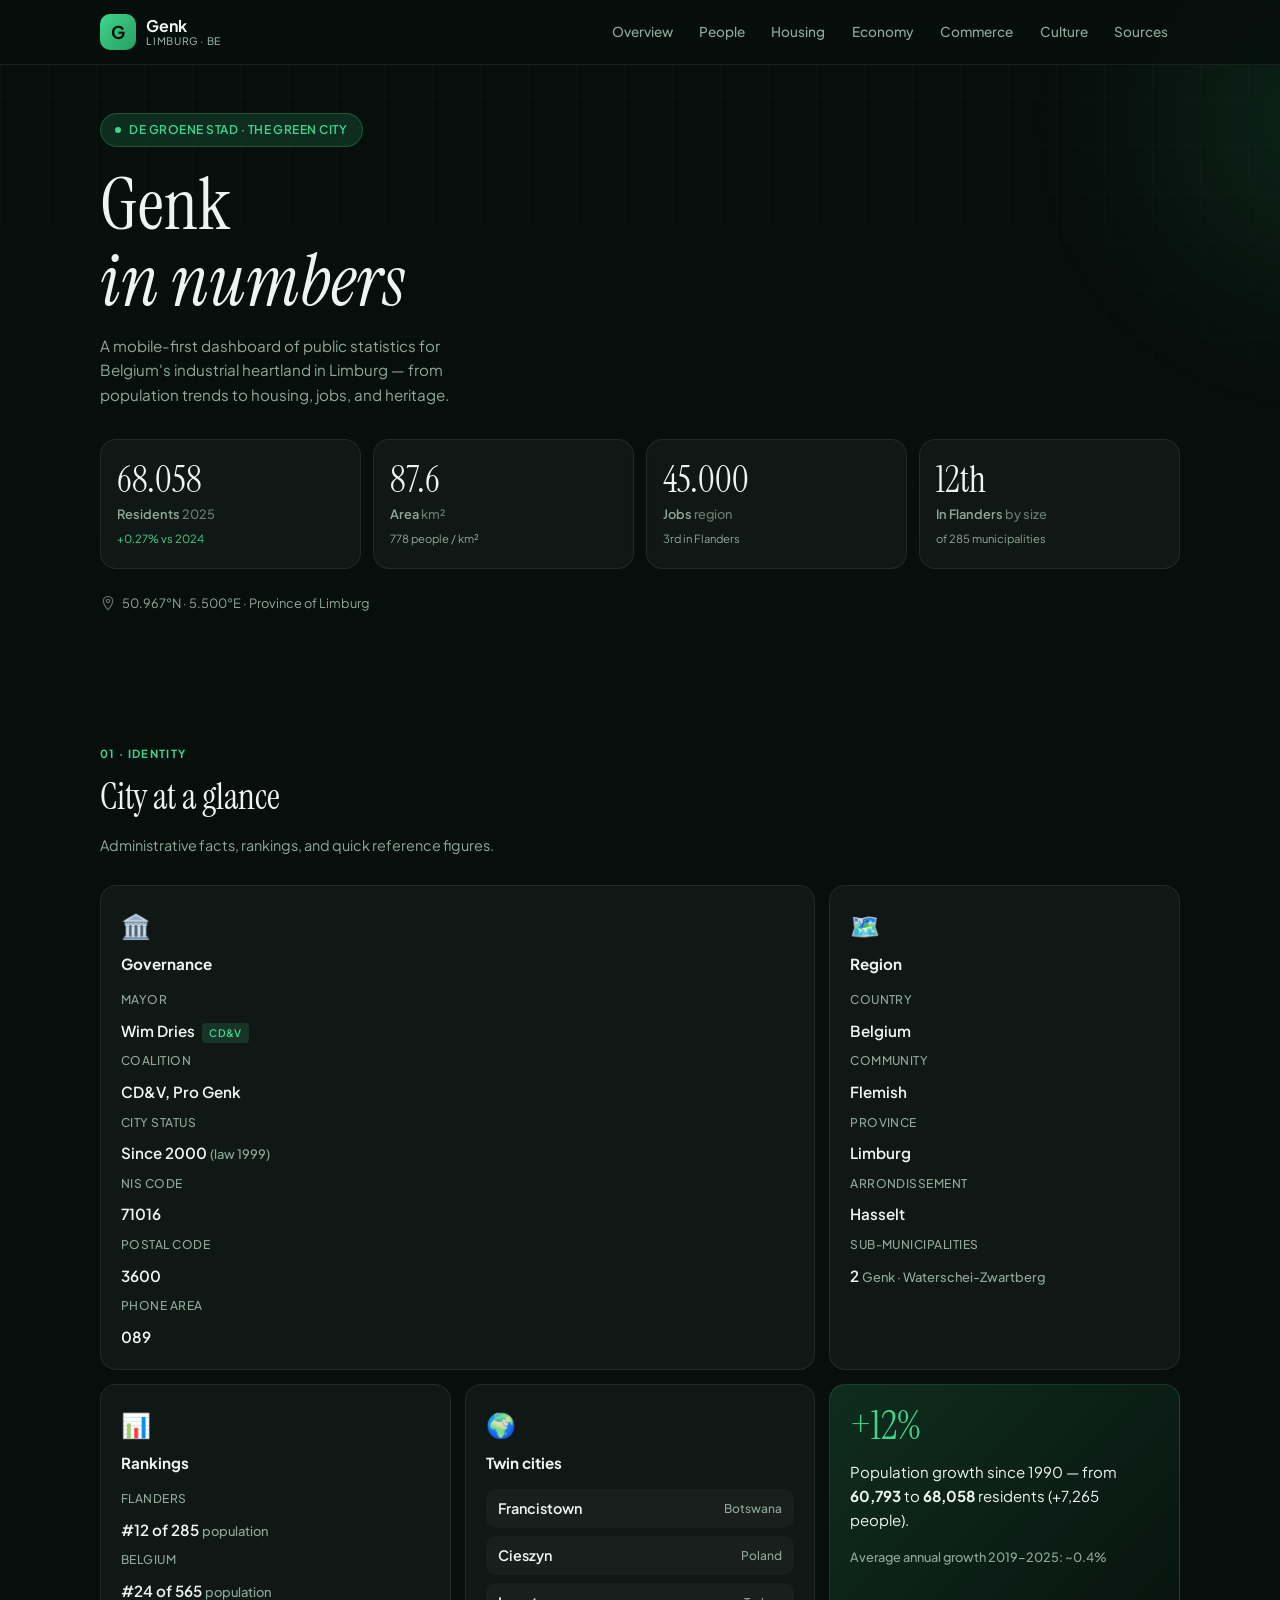
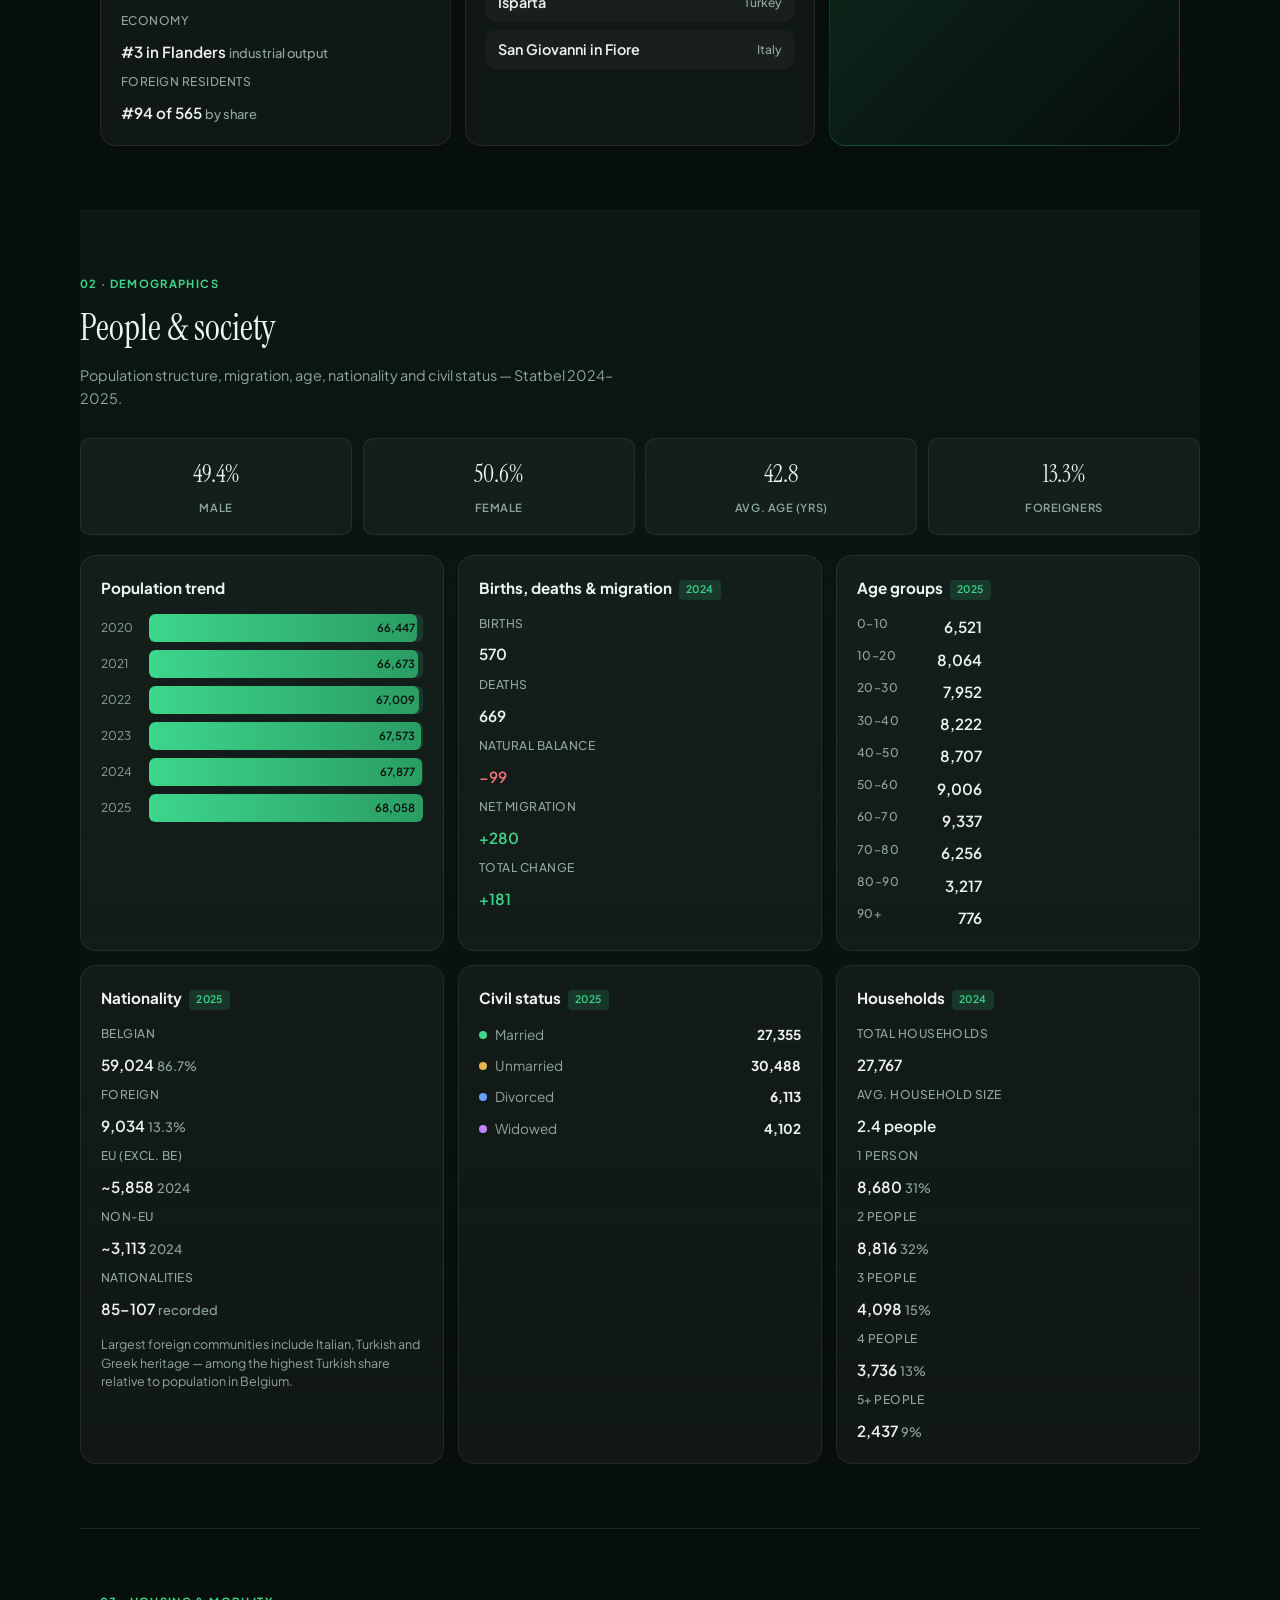
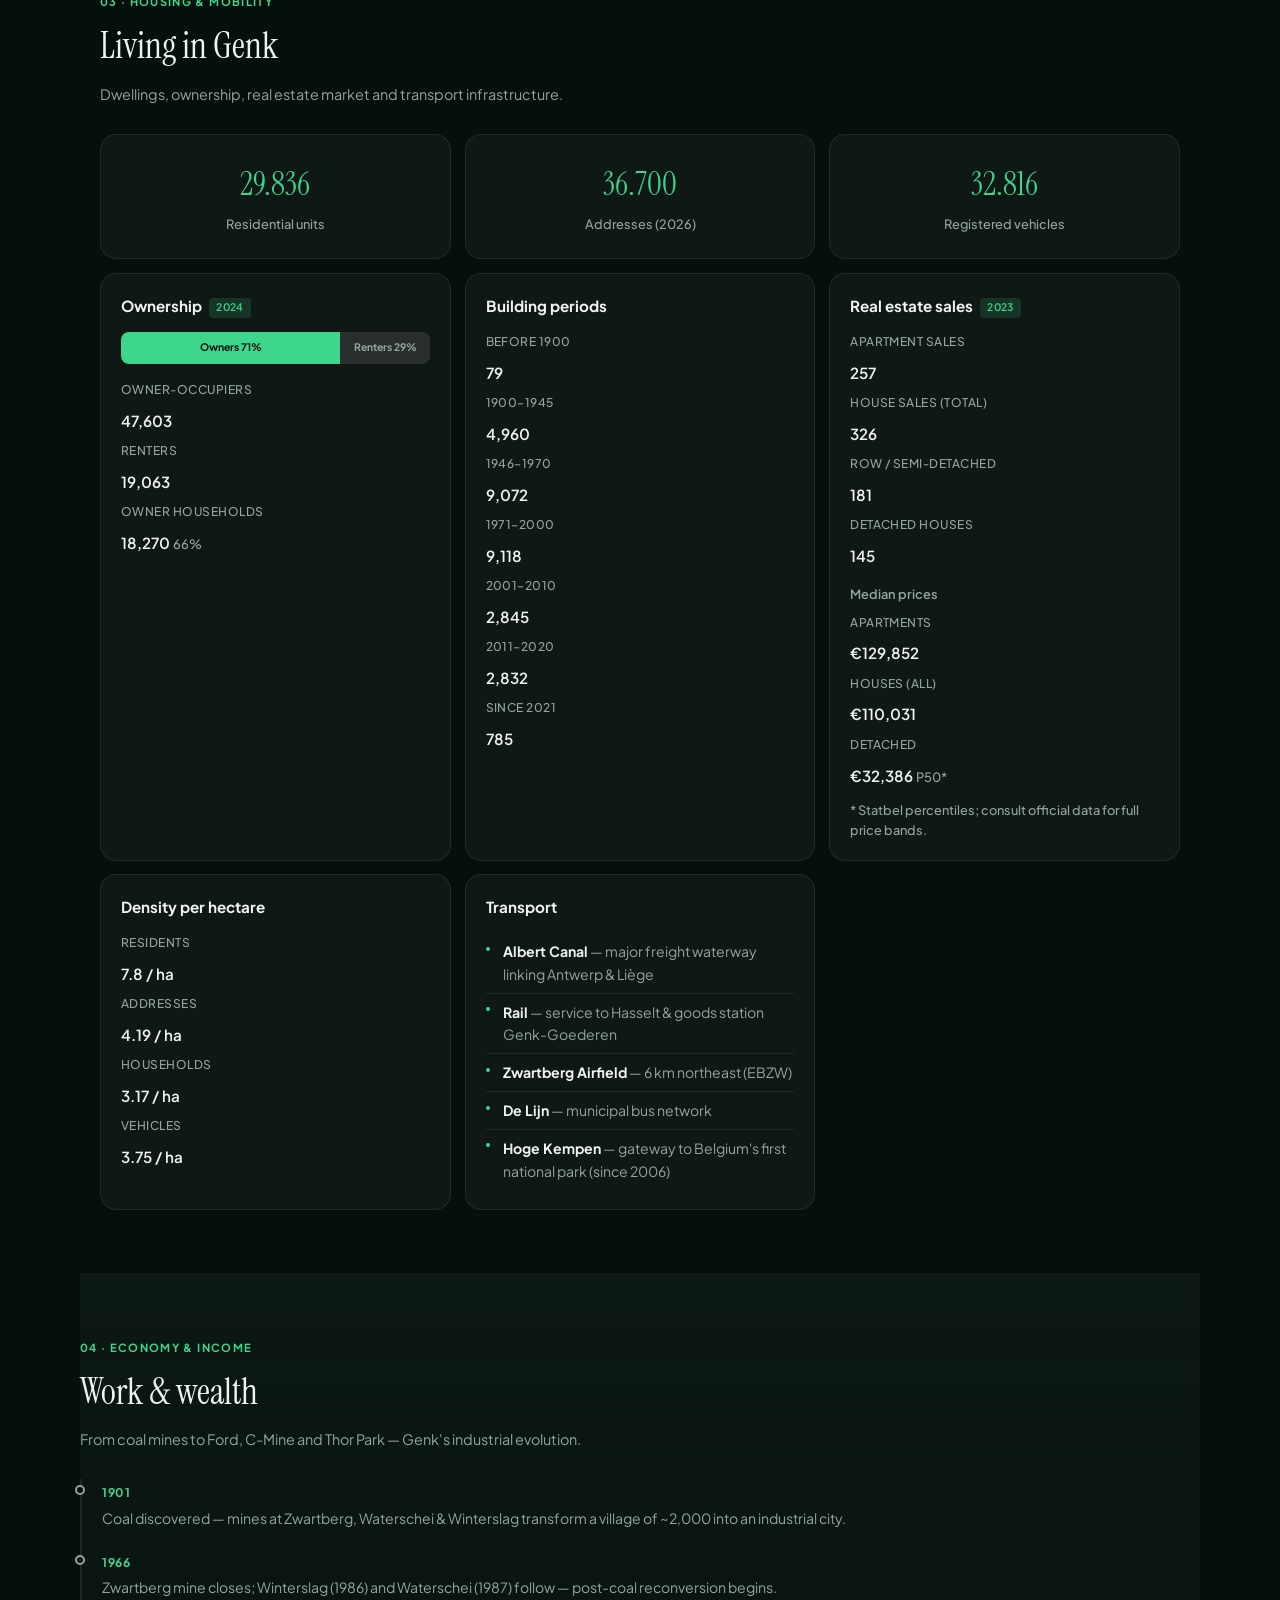
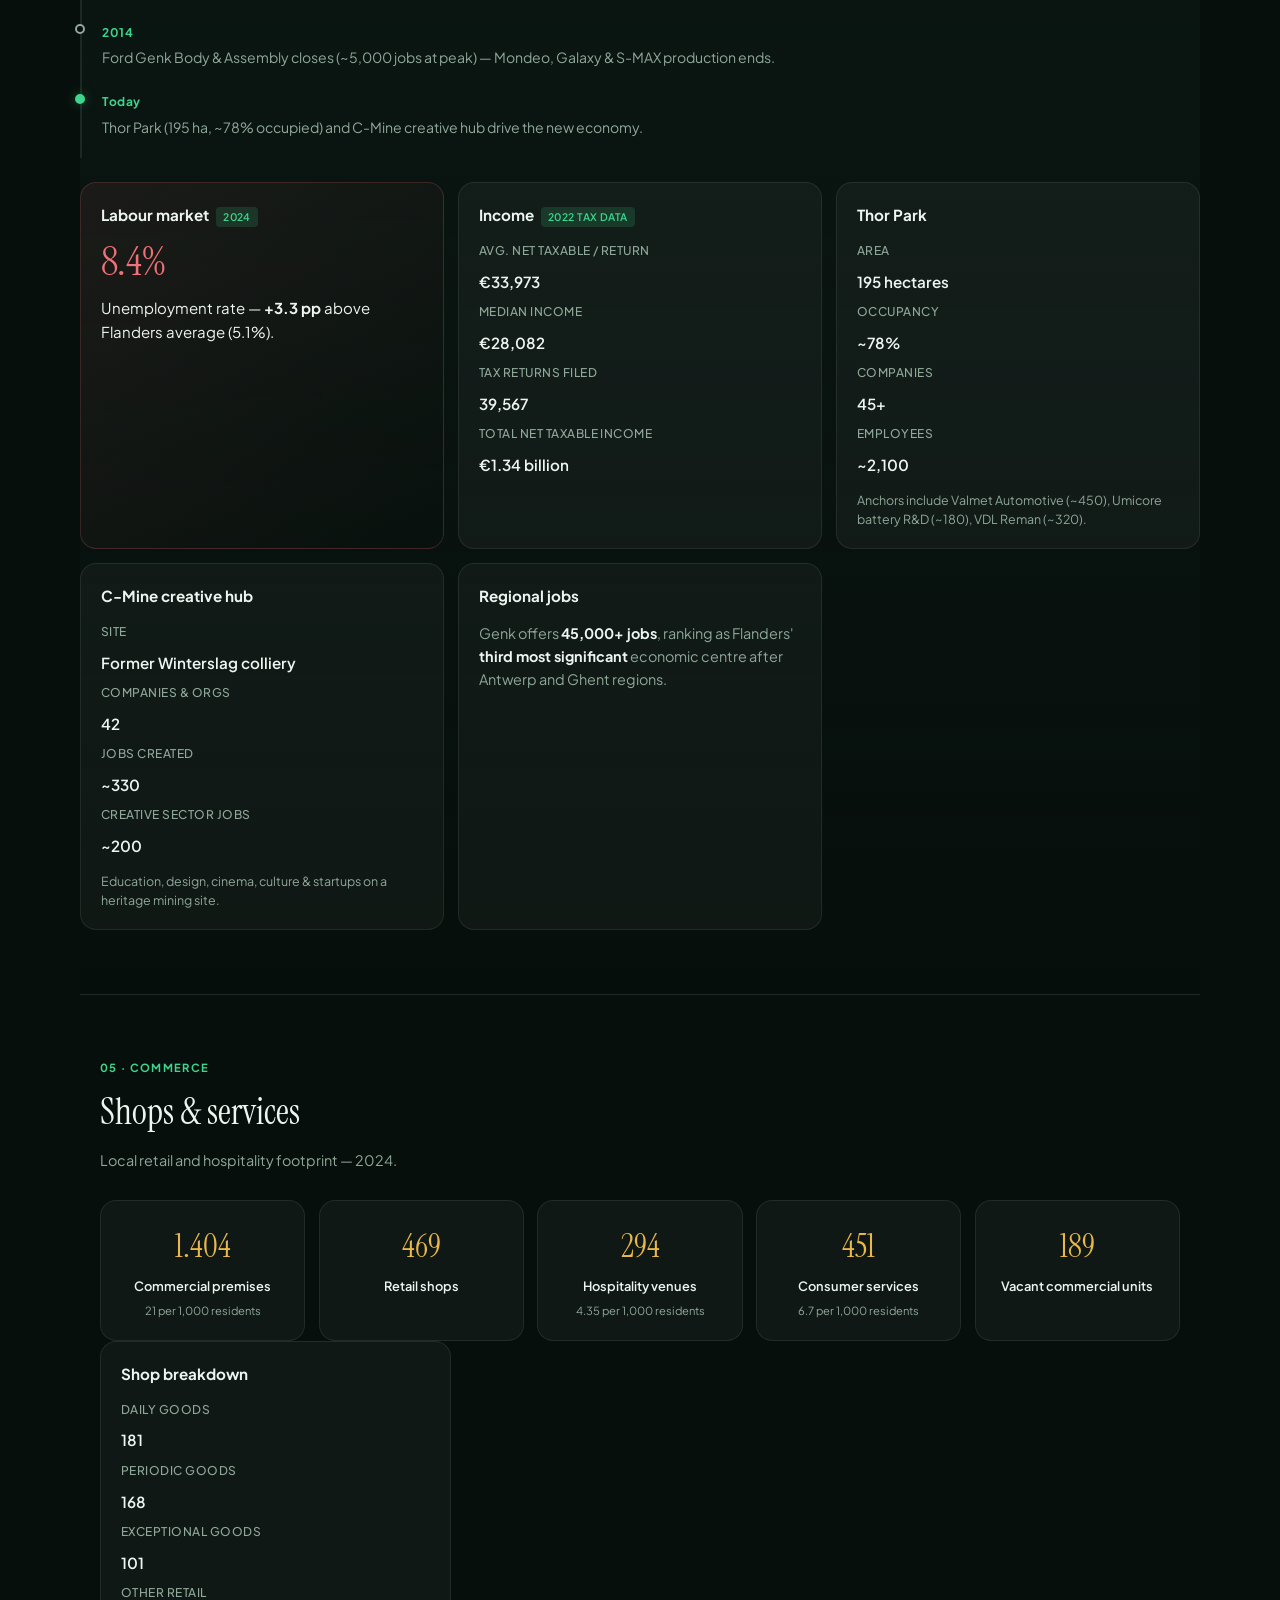
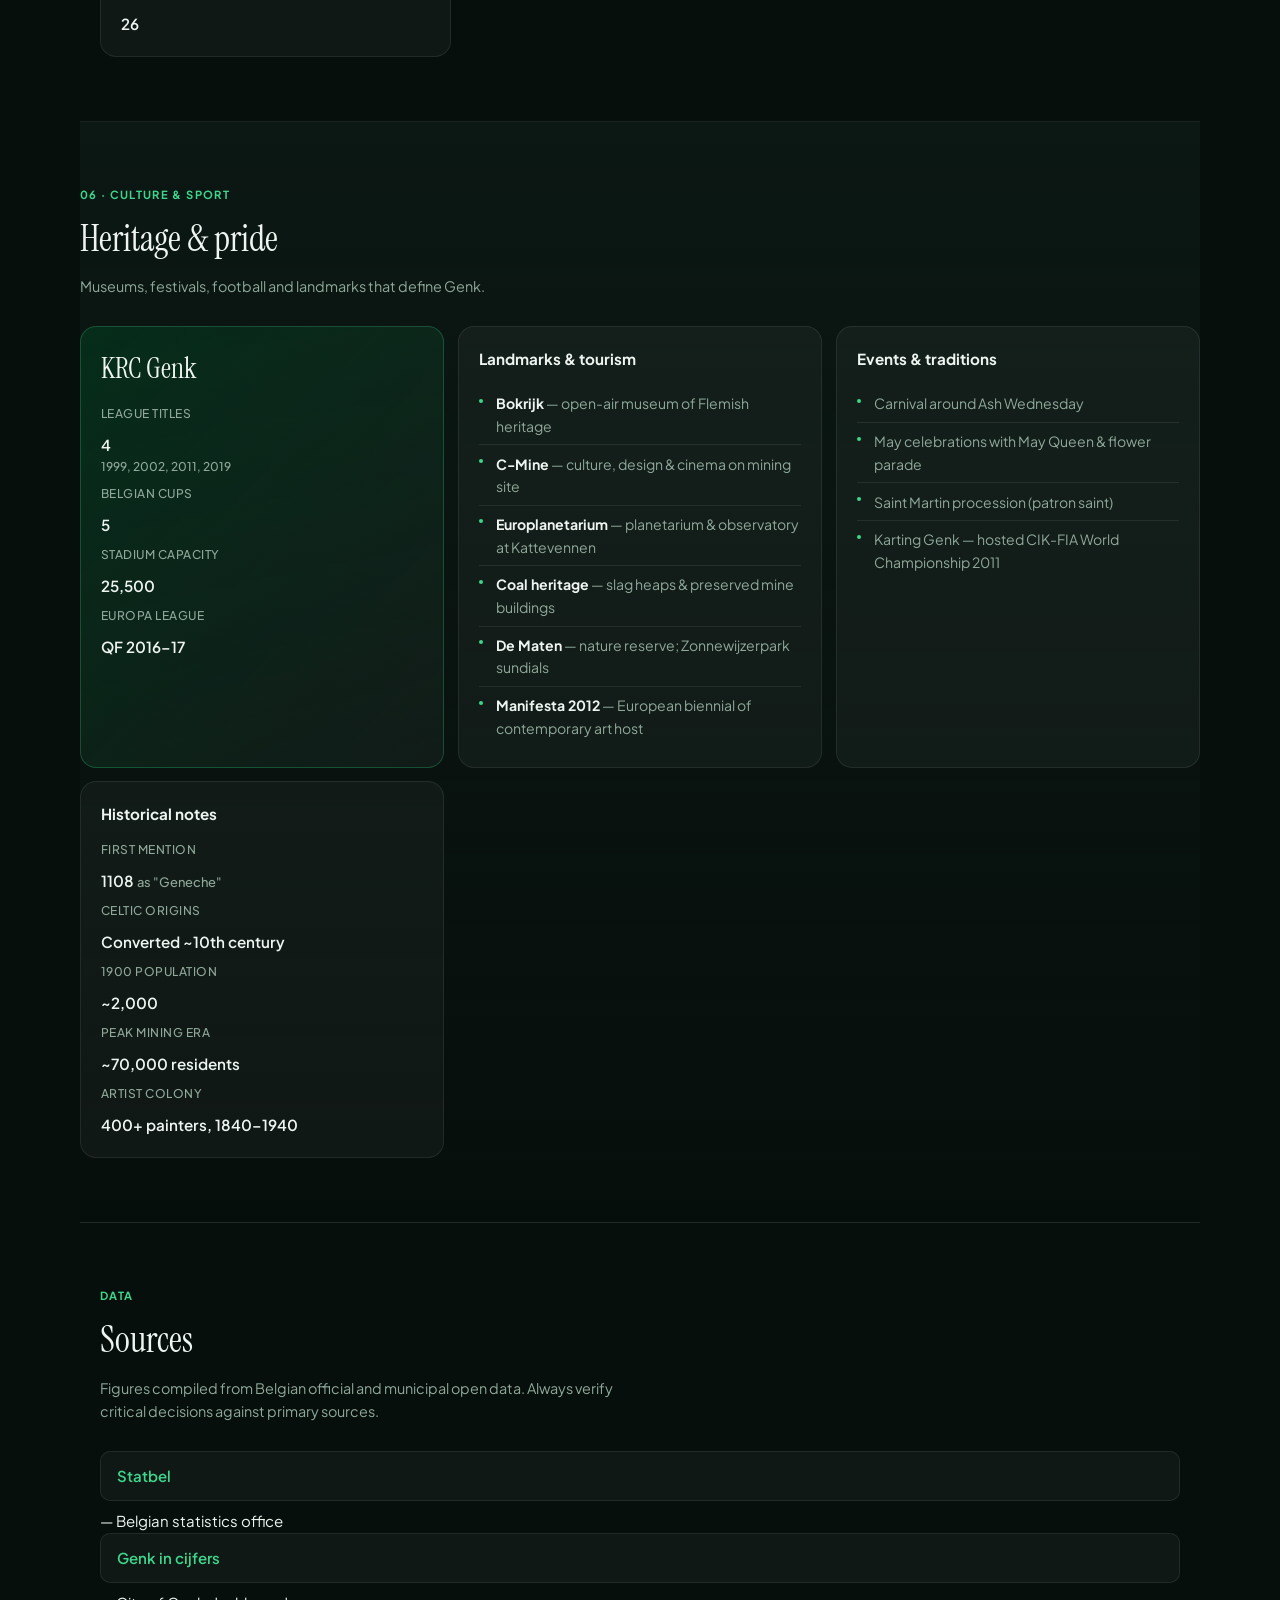
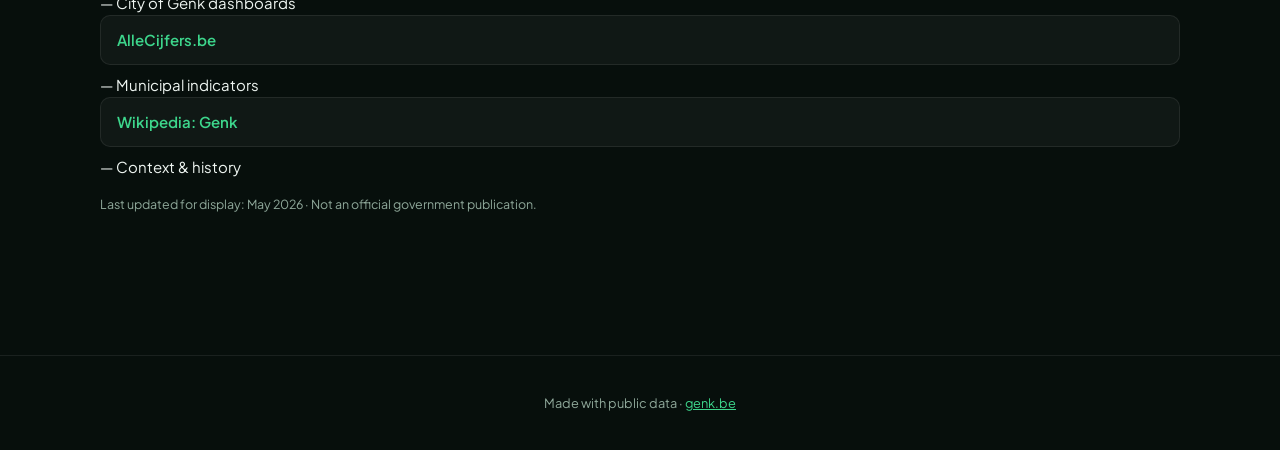
<file: index.html>
<!DOCTYPE html>
<html lang="en">
<head>
  <meta charset="UTF-8" />
  <meta name="viewport" content="width=device-width, initial-scale=1.0, viewport-fit=cover" />
  <meta name="description" content="Comprehensive statistics about Genk, Belgium — population, economy, housing, culture and more." />
  <meta name="theme-color" content="#0a1612" />
  <title>Genk in Numbers · Belgium</title>
  <link rel="preconnect" href="https://fonts.googleapis.com" />
  <link rel="preconnect" href="https://fonts.gstatic.com" crossorigin />
  <link href="https://fonts.googleapis.com/css2?family=Instrument+Serif:ital@0;1&family=Plus+Jakarta+Sans:wght@400;500;600;700&display=swap" rel="stylesheet" />
  <link rel="stylesheet" href="css/styles.css" />
</head>
<body>
  <div class="ambient" aria-hidden="true">
    <div class="ambient__orb ambient__orb--1"></div>
    <div class="ambient__orb ambient__orb--2"></div>
    <div class="ambient__grid"></div>
  </div>

  <header class="header" id="top">
    <div class="header__inner">
      <a class="logo" href="#top">
        <span class="logo__mark">G</span>
        <span class="logo__text">Genk<span class="logo__sub">Limburg · BE</span></span>
      </a>
      <button class="nav-toggle" type="button" aria-expanded="false" aria-controls="nav-menu" aria-label="Open menu">
        <span></span><span></span><span></span>
      </button>
      <nav class="nav" id="nav-menu" aria-label="Sections">
        <a href="#overview">Overview</a>
        <a href="#demographics">People</a>
        <a href="#housing">Housing</a>
        <a href="#economy">Economy</a>
        <a href="#commerce">Commerce</a>
        <a href="#culture">Culture</a>
        <a href="#sources">Sources</a>
      </nav>
    </div>
  </header>

  <main>
    <section class="hero">
      <div class="hero__badge">
        <span class="pulse"></span>
        De Groene Stad · The Green City
      </div>
      <h1 class="hero__title">
        <span class="hero__title-line">Genk</span>
        <span class="hero__title-line hero__title-line--accent">in numbers</span>
      </h1>
      <p class="hero__lead">
        A mobile-first dashboard of public statistics for Belgium's industrial heartland in Limburg — from population trends to housing, jobs, and heritage.
      </p>

      <div class="hero__stats">
        <article class="hero-stat" data-animate>
          <span class="hero-stat__value" data-count="68058">0</span>
          <span class="hero-stat__label">Residents <em>2025</em></span>
          <span class="hero-stat__delta hero-stat__delta--up">+0.27% vs 2024</span>
        </article>
        <article class="hero-stat" data-animate>
          <span class="hero-stat__value">87.6</span>
          <span class="hero-stat__label">Area <em>km²</em></span>
          <span class="hero-stat__delta">778 people / km²</span>
        </article>
        <article class="hero-stat" data-animate>
          <span class="hero-stat__value" data-count="45000">0</span>
          <span class="hero-stat__label">Jobs <em>region</em></span>
          <span class="hero-stat__delta">3rd in Flanders</span>
        </article>
        <article class="hero-stat" data-animate>
          <span class="hero-stat__value">12th</span>
          <span class="hero-stat__label">In Flanders <em>by size</em></span>
          <span class="hero-stat__delta">of 285 municipalities</span>
        </article>
      </div>

      <div class="hero__coords">
        <svg width="16" height="16" viewBox="0 0 24 24" fill="none" stroke="currentColor" stroke-width="2" aria-hidden="true"><path d="M12 2C8.13 2 5 5.13 5 9c0 5.25 7 13 7 13s7-7.75 7-13c0-3.87-3.13-7-7-7z"/><circle cx="12" cy="9" r="2.5"/></svg>
        50.967°N · 5.500°E · Province of Limburg
      </div>
    </section>

    <!-- OVERVIEW -->
    <section class="section" id="overview">
      <header class="section__head">
        <span class="section__eyebrow">01 · Identity</span>
        <h2 class="section__title">City at a glance</h2>
        <p class="section__desc">Administrative facts, rankings, and quick reference figures.</p>
      </header>

      <div class="stat-grid">
        <article class="stat-card stat-card--wide" data-animate>
          <div class="stat-card__icon">🏛️</div>
          <h3>Governance</h3>
          <dl class="stat-list">
            <dt>Mayor</dt><dd>Wim Dries <span class="tag">CD&V</span></dd>
            <dt>Coalition</dt><dd>CD&V, Pro Genk</dd>
            <dt>City status</dt><dd>Since 2000 <span class="muted">(law 1999)</span></dd>
            <dt>NIS code</dt><dd>71016</dd>
            <dt>Postal code</dt><dd>3600</dd>
            <dt>Phone area</dt><dd>089</dd>
          </dl>
        </article>

        <article class="stat-card" data-animate>
          <div class="stat-card__icon">🗺️</div>
          <h3>Region</h3>
          <dl class="stat-list">
            <dt>Country</dt><dd>Belgium</dd>
            <dt>Community</dt><dd>Flemish</dd>
            <dt>Province</dt><dd>Limburg</dd>
            <dt>Arrondissement</dt><dd>Hasselt</dd>
            <dt>Sub-municipalities</dt><dd>2 <span class="muted">Genk · Waterschei-Zwartberg</span></dd>
          </dl>
        </article>

        <article class="stat-card" data-animate>
          <div class="stat-card__icon">📊</div>
          <h3>Rankings</h3>
          <dl class="stat-list">
            <dt>Flanders</dt><dd>#12 of 285 <span class="muted">population</span></dd>
            <dt>Belgium</dt><dd>#24 of 565 <span class="muted">population</span></dd>
            <dt>Economy</dt><dd>#3 in Flanders <span class="muted">industrial output</span></dd>
            <dt>Foreign residents</dt><dd>#94 of 565 <span class="muted">by share</span></dd>
          </dl>
        </article>

        <article class="stat-card" data-animate>
          <div class="stat-card__icon">🌍</div>
          <h3>Twin cities</h3>
          <ul class="chip-list">
            <li>Francistown <span>Botswana</span></li>
            <li>Cieszyn <span>Poland</span></li>
            <li>Isparta <span>Turkey</span></li>
            <li>San Giovanni in Fiore <span>Italy</span></li>
          </ul>
        </article>

        <article class="stat-card stat-card--highlight" data-animate>
          <div class="stat-card__big">+12%</div>
          <p>Population growth since 1990 — from <strong>60,793</strong> to <strong>68,058</strong> residents (+7,265 people).</p>
          <p class="muted">Average annual growth 2019–2025: ~0.4%</p>
        </article>
      </div>
    </section>

    <!-- DEMOGRAPHICS -->
    <section class="section section--alt" id="demographics">
      <header class="section__head">
        <span class="section__eyebrow">02 · Demographics</span>
        <h2 class="section__title">People & society</h2>
        <p class="section__desc">Population structure, migration, age, nationality and civil status — Statbel 2024–2025.</p>
      </header>

      <div class="mini-metrics">
        <div class="mini-metric" data-animate><span class="mini-metric__val">49.4%</span><span class="mini-metric__lbl">Male</span></div>
        <div class="mini-metric" data-animate><span class="mini-metric__val">50.6%</span><span class="mini-metric__lbl">Female</span></div>
        <div class="mini-metric" data-animate><span class="mini-metric__val">42.8</span><span class="mini-metric__lbl">Avg. age (yrs)</span></div>
        <div class="mini-metric" data-animate><span class="mini-metric__val">13.3%</span><span class="mini-metric__lbl">Foreigners</span></div>
      </div>

      <div class="stat-grid">
        <article class="stat-card" data-animate>
          <h3>Population trend</h3>
          <div class="bar-chart" role="img" aria-label="Population growth 2020 to 2025">
            <div class="bar-chart__row"><span>2020</span><div class="bar-chart__bar" style="--w: 97.6%"><em>66,447</em></div></div>
            <div class="bar-chart__row"><span>2021</span><div class="bar-chart__bar" style="--w: 97.9%"><em>66,673</em></div></div>
            <div class="bar-chart__row"><span>2022</span><div class="bar-chart__bar" style="--w: 98.4%"><em>67,009</em></div></div>
            <div class="bar-chart__row"><span>2023</span><div class="bar-chart__bar" style="--w: 99.3%"><em>67,573</em></div></div>
            <div class="bar-chart__row"><span>2024</span><div class="bar-chart__bar" style="--w: 99.7%"><em>67,877</em></div></div>
            <div class="bar-chart__row bar-chart__row--active"><span>2025</span><div class="bar-chart__bar" style="--w: 100%"><em>68,058</em></div></div>
          </div>
        </article>

        <article class="stat-card" data-animate>
          <h3>Births, deaths & migration <span class="tag">2024</span></h3>
          <dl class="stat-list">
            <dt>Births</dt><dd>570</dd>
            <dt>Deaths</dt><dd>669</dd>
            <dt>Natural balance</dt><dd class="negative">−99</dd>
            <dt>Net migration</dt><dd class="positive">+280</dd>
            <dt>Total change</dt><dd class="positive">+181</dd>
          </dl>
        </article>

        <article class="stat-card" data-animate>
          <h3>Age groups <span class="tag">2025</span></h3>
          <dl class="stat-list stat-list--compact">
            <dt>0–10</dt><dd>6,521</dd>
            <dt>10–20</dt><dd>8,064</dd>
            <dt>20–30</dt><dd>7,952</dd>
            <dt>30–40</dt><dd>8,222</dd>
            <dt>40–50</dt><dd>8,707</dd>
            <dt>50–60</dt><dd>9,006</dd>
            <dt>60–70</dt><dd>9,337</dd>
            <dt>70–80</dt><dd>6,256</dd>
            <dt>80–90</dt><dd>3,217</dd>
            <dt>90+</dt><dd>776</dd>
          </dl>
        </article>

        <article class="stat-card" data-animate>
          <h3>Nationality <span class="tag">2025</span></h3>
          <dl class="stat-list">
            <dt>Belgian</dt><dd>59,024 <span class="muted">86.7%</span></dd>
            <dt>Foreign</dt><dd>9,034 <span class="muted">13.3%</span></dd>
            <dt>EU (excl. BE)</dt><dd>~5,858 <span class="muted">2024</span></dd>
            <dt>Non-EU</dt><dd>~3,113 <span class="muted">2024</span></dd>
            <dt>Nationalities</dt><dd>85–107 <span class="muted">recorded</span></dd>
          </dl>
          <p class="stat-card__note">Largest foreign communities include Italian, Turkish and Greek heritage — among the highest Turkish share relative to population in Belgium.</p>
        </article>

        <article class="stat-card" data-animate>
          <h3>Civil status <span class="tag">2025</span></h3>
          <div class="donut-legend">
            <div class="donut-legend__item"><span class="dot dot--1"></span>Married <strong>27,355</strong></div>
            <div class="donut-legend__item"><span class="dot dot--2"></span>Unmarried <strong>30,488</strong></div>
            <div class="donut-legend__item"><span class="dot dot--3"></span>Divorced <strong>6,113</strong></div>
            <div class="donut-legend__item"><span class="dot dot--4"></span>Widowed <strong>4,102</strong></div>
          </div>
        </article>

        <article class="stat-card" data-animate>
          <h3>Households <span class="tag">2024</span></h3>
          <dl class="stat-list">
            <dt>Total households</dt><dd>27,767</dd>
            <dt>Avg. household size</dt><dd>2.4 people</dd>
            <dt>1 person</dt><dd>8,680 <span class="muted">31%</span></dd>
            <dt>2 people</dt><dd>8,816 <span class="muted">32%</span></dd>
            <dt>3 people</dt><dd>4,098 <span class="muted">15%</span></dd>
            <dt>4 people</dt><dd>3,736 <span class="muted">13%</span></dd>
            <dt>5+ people</dt><dd>2,437 <span class="muted">9%</span></dd>
          </dl>
        </article>
      </div>
    </section>

    <!-- HOUSING -->
    <section class="section" id="housing">
      <header class="section__head">
        <span class="section__eyebrow">03 · Housing & mobility</span>
        <h2 class="section__title">Living in Genk</h2>
        <p class="section__desc">Dwellings, ownership, real estate market and transport infrastructure.</p>
      </header>

      <div class="stat-grid">
        <article class="stat-card stat-card--metric" data-animate>
          <span class="stat-card__metric" data-count="29836">0</span>
          <span class="stat-card__metric-label">Residential units</span>
        </article>
        <article class="stat-card stat-card--metric" data-animate>
          <span class="stat-card__metric" data-count="36700">0</span>
          <span class="stat-card__metric-label">Addresses (2026)</span>
        </article>
        <article class="stat-card stat-card--metric" data-animate>
          <span class="stat-card__metric" data-count="32816">0</span>
          <span class="stat-card__metric-label">Registered vehicles</span>
        </article>

        <article class="stat-card" data-animate>
          <h3>Ownership <span class="tag">2024</span></h3>
          <div class="split-bar">
            <div class="split-bar__segment split-bar__segment--a" style="--share: 71%">Owners 71%</div>
            <div class="split-bar__segment split-bar__segment--b" style="--share: 29%">Renters 29%</div>
          </div>
          <dl class="stat-list">
            <dt>Owner-occupiers</dt><dd>47,603</dd>
            <dt>Renters</dt><dd>19,063</dd>
            <dt>Owner households</dt><dd>18,270 <span class="muted">66%</span></dd>
          </dl>
        </article>

        <article class="stat-card" data-animate>
          <h3>Building periods</h3>
          <dl class="stat-list">
            <dt>Before 1900</dt><dd>79</dd>
            <dt>1900–1945</dt><dd>4,960</dd>
            <dt>1946–1970</dt><dd>9,072</dd>
            <dt>1971–2000</dt><dd>9,118</dd>
            <dt>2001–2010</dt><dd>2,845</dd>
            <dt>2011–2020</dt><dd>2,832</dd>
            <dt>Since 2021</dt><dd>785</dd>
          </dl>
        </article>

        <article class="stat-card" data-animate>
          <h3>Real estate sales <span class="tag">2023</span></h3>
          <dl class="stat-list">
            <dt>Apartment sales</dt><dd>257</dd>
            <dt>House sales (total)</dt><dd>326</dd>
            <dt>Row / semi-detached</dt><dd>181</dd>
            <dt>Detached houses</dt><dd>145</dd>
          </dl>
          <h4 class="stat-card__subhead">Median prices</h4>
          <dl class="stat-list">
            <dt>Apartments</dt><dd>€129,852</dd>
            <dt>Houses (all)</dt><dd>€110,031</dd>
            <dt>Detached</dt><dd>€32,386 <span class="muted">P50*</span></dd>
          </dl>
          <p class="stat-card__note muted">* Statbel percentiles; consult official data for full price bands.</p>
        </article>

        <article class="stat-card" data-animate>
          <h3>Density per hectare</h3>
          <dl class="stat-list">
            <dt>Residents</dt><dd>7.8 / ha</dd>
            <dt>Addresses</dt><dd>4.19 / ha</dd>
            <dt>Households</dt><dd>3.17 / ha</dd>
            <dt>Vehicles</dt><dd>3.75 / ha</dd>
          </dl>
        </article>

        <article class="stat-card" data-animate>
          <h3>Transport</h3>
          <ul class="feature-list">
            <li><strong>Albert Canal</strong> — major freight waterway linking Antwerp & Liège</li>
            <li><strong>Rail</strong> — service to Hasselt & goods station Genk-Goederen</li>
            <li><strong>Zwartberg Airfield</strong> — 6 km northeast (EBZW)</li>
            <li><strong>De Lijn</strong> — municipal bus network</li>
            <li><strong>Hoge Kempen</strong> — gateway to Belgium's first national park (since 2006)</li>
          </ul>
        </article>
      </div>
    </section>

    <!-- ECONOMY -->
    <section class="section section--alt" id="economy">
      <header class="section__head">
        <span class="section__eyebrow">04 · Economy & income</span>
        <h2 class="section__title">Work & wealth</h2>
        <p class="section__desc">From coal mines to Ford, C-Mine and Thor Park — Genk's industrial evolution.</p>
      </header>

      <div class="timeline" data-animate>
        <article class="timeline__item">
          <span class="timeline__year">1901</span>
          <p>Coal discovered — mines at Zwartberg, Waterschei & Winterslag transform a village of ~2,000 into an industrial city.</p>
        </article>
        <article class="timeline__item">
          <span class="timeline__year">1966</span>
          <p>Zwartberg mine closes; Winterslag (1986) and Waterschei (1987) follow — post-coal reconversion begins.</p>
        </article>
        <article class="timeline__item">
          <span class="timeline__year">2014</span>
          <p>Ford Genk Body & Assembly closes (~5,000 jobs at peak) — Mondeo, Galaxy & S-MAX production ends.</p>
        </article>
        <article class="timeline__item timeline__item--now">
          <span class="timeline__year">Today</span>
          <p>Thor Park (195 ha, ~78% occupied) and C-Mine creative hub drive the new economy.</p>
        </article>
      </div>

      <div class="stat-grid">
        <article class="stat-card stat-card--alert" data-animate>
          <h3>Labour market <span class="tag">2024</span></h3>
          <div class="stat-card__big stat-card__big--warn">8.4%</div>
          <p>Unemployment rate — <strong>+3.3 pp</strong> above Flanders average (5.1%).</p>
        </article>

        <article class="stat-card" data-animate>
          <h3>Income <span class="tag">2022 tax data</span></h3>
          <dl class="stat-list">
            <dt>Avg. net taxable / return</dt><dd>€33,973</dd>
            <dt>Median income</dt><dd>€28,082</dd>
            <dt>Tax returns filed</dt><dd>39,567</dd>
            <dt>Total net taxable income</dt><dd>€1.34 billion</dd>
          </dl>
        </article>

        <article class="stat-card" data-animate>
          <h3>Thor Park</h3>
          <dl class="stat-list">
            <dt>Area</dt><dd>195 hectares</dd>
            <dt>Occupancy</dt><dd>~78%</dd>
            <dt>Companies</dt><dd>45+</dd>
            <dt>Employees</dt><dd>~2,100</dd>
          </dl>
          <p class="stat-card__note">Anchors include Valmet Automotive (~450), Umicore battery R&D (~180), VDL Reman (~320).</p>
        </article>

        <article class="stat-card" data-animate>
          <h3>C-Mine creative hub</h3>
          <dl class="stat-list">
            <dt>Site</dt><dd>Former Winterslag colliery</dd>
            <dt>Companies & orgs</dt><dd>42</dd>
            <dt>Jobs created</dt><dd>~330</dd>
            <dt>Creative sector jobs</dt><dd>~200</dd>
          </dl>
          <p class="stat-card__note">Education, design, cinema, culture & startups on a heritage mining site.</p>
        </article>

        <article class="stat-card" data-animate>
          <h3>Regional jobs</h3>
          <p class="stat-card__lead">Genk offers <strong>45,000+ jobs</strong>, ranking as Flanders' <strong>third most significant</strong> economic centre after Antwerp and Ghent regions.</p>
        </article>
      </div>
    </section>

    <!-- COMMERCE -->
    <section class="section" id="commerce">
      <header class="section__head">
        <span class="section__eyebrow">05 · Commerce</span>
        <h2 class="section__title">Shops & services</h2>
        <p class="section__desc">Local retail and hospitality footprint — 2024.</p>
      </header>

      <div class="stat-grid stat-grid--commerce">
        <article class="commerce-tile" data-animate>
          <span class="commerce-tile__num" data-count="1424">0</span>
          <span class="commerce-tile__label">Commercial premises</span>
          <span class="commerce-tile__per">21 per 1,000 residents</span>
        </article>
        <article class="commerce-tile" data-animate>
          <span class="commerce-tile__num" data-count="476">0</span>
          <span class="commerce-tile__label">Retail shops</span>
        </article>
        <article class="commerce-tile" data-animate>
          <span class="commerce-tile__num" data-count="298">0</span>
          <span class="commerce-tile__label">Hospitality venues</span>
          <span class="commerce-tile__per">4.35 per 1,000 residents</span>
        </article>
        <article class="commerce-tile" data-animate>
          <span class="commerce-tile__num" data-count="458">0</span>
          <span class="commerce-tile__label">Consumer services</span>
          <span class="commerce-tile__per">6.7 per 1,000 residents</span>
        </article>
        <article class="commerce-tile commerce-tile--muted" data-animate>
          <span class="commerce-tile__num" data-count="192">0</span>
          <span class="commerce-tile__label">Vacant commercial units</span>
        </article>
      </div>

      <div class="stat-grid">
        <article class="stat-card" data-animate>
          <h3>Shop breakdown</h3>
          <dl class="stat-list">
            <dt>Daily goods</dt><dd>181</dd>
            <dt>Periodic goods</dt><dd>168</dd>
            <dt>Exceptional goods</dt><dd>101</dd>
            <dt>Other retail</dt><dd>26</dd>
          </dl>
        </article>
      </div>
    </section>

    <!-- CULTURE -->
    <section class="section section--alt" id="culture">
      <header class="section__head">
        <span class="section__eyebrow">06 · Culture & sport</span>
        <h2 class="section__title">Heritage & pride</h2>
        <p class="section__desc">Museums, festivals, football and landmarks that define Genk.</p>
      </header>

      <div class="stat-grid">
        <article class="stat-card stat-card--krc" data-animate>
          <div class="stat-card__club">KRC Genk</div>
          <dl class="stat-list stat-list--inline">
            <dt>League titles</dt><dd>4 <span class="muted">1999, 2002, 2011, 2019</span></dd>
            <dt>Belgian Cups</dt><dd>5</dd>
            <dt>Stadium capacity</dt><dd>25,500</dd>
            <dt>Europa League</dt><dd>QF 2016–17</dd>
          </dl>
        </article>

        <article class="stat-card" data-animate>
          <h3>Landmarks & tourism</h3>
          <ul class="feature-list">
            <li><strong>Bokrijk</strong> — open-air museum of Flemish heritage</li>
            <li><strong>C-Mine</strong> — culture, design & cinema on mining site</li>
            <li><strong>Europlanetarium</strong> — planetarium & observatory at Kattevennen</li>
            <li><strong>Coal heritage</strong> — slag heaps & preserved mine buildings</li>
            <li><strong>De Maten</strong> — nature reserve; Zonnewijzerpark sundials</li>
            <li><strong>Manifesta 2012</strong> — European biennial of contemporary art host</li>
          </ul>
        </article>

        <article class="stat-card" data-animate>
          <h3>Events & traditions</h3>
          <ul class="feature-list">
            <li>Carnival around Ash Wednesday</li>
            <li>May celebrations with May Queen & flower parade</li>
            <li>Saint Martin procession (patron saint)</li>
            <li>Karting Genk — hosted CIK-FIA World Championship 2011</li>
          </ul>
        </article>

        <article class="stat-card" data-animate>
          <h3>Historical notes</h3>
          <dl class="stat-list">
            <dt>First mention</dt><dd>1108 <span class="muted">as "Geneche"</span></dd>
            <dt>Celtic origins</dt><dd>Converted ~10th century</dd>
            <dt>1900 population</dt><dd>~2,000</dd>
            <dt>Peak mining era</dt><dd>~70,000 residents</dd>
            <dt>Artist colony</dt><dd>400+ painters, 1840–1940</dd>
          </dl>
        </article>
      </div>
    </section>

    <!-- SOURCES -->
    <section class="section section--sources" id="sources">
      <header class="section__head">
        <span class="section__eyebrow">Data</span>
        <h2 class="section__title">Sources</h2>
        <p class="section__desc">Figures compiled from Belgian official and municipal open data. Always verify critical decisions against primary sources.</p>
      </header>
      <ul class="source-list">
        <li><a href="https://statbel.fgov.be/" target="_blank" rel="noopener">Statbel</a> — Belgian statistics office</li>
        <li><a href="https://www.genk.be/incijfers" target="_blank" rel="noopener">Genk in cijfers</a> — City of Genk dashboards</li>
        <li><a href="https://allecijfers.be/gemeente/genk/" target="_blank" rel="noopener">AlleCijfers.be</a> — Municipal indicators</li>
        <li><a href="https://en.wikipedia.org/wiki/Genk" target="_blank" rel="noopener">Wikipedia: Genk</a> — Context & history</li>
      </ul>
      <p class="footer-note">Last updated for display: May 2026 · Not an official government publication.</p>
    </section>
  </main>

  <footer class="footer">
    <p>Made with public data · <a href="https://www.genk.be/" target="_blank" rel="noopener">genk.be</a></p>
  </footer>

  <script src="js/app.js"></script>
</body>
</html>
</file>
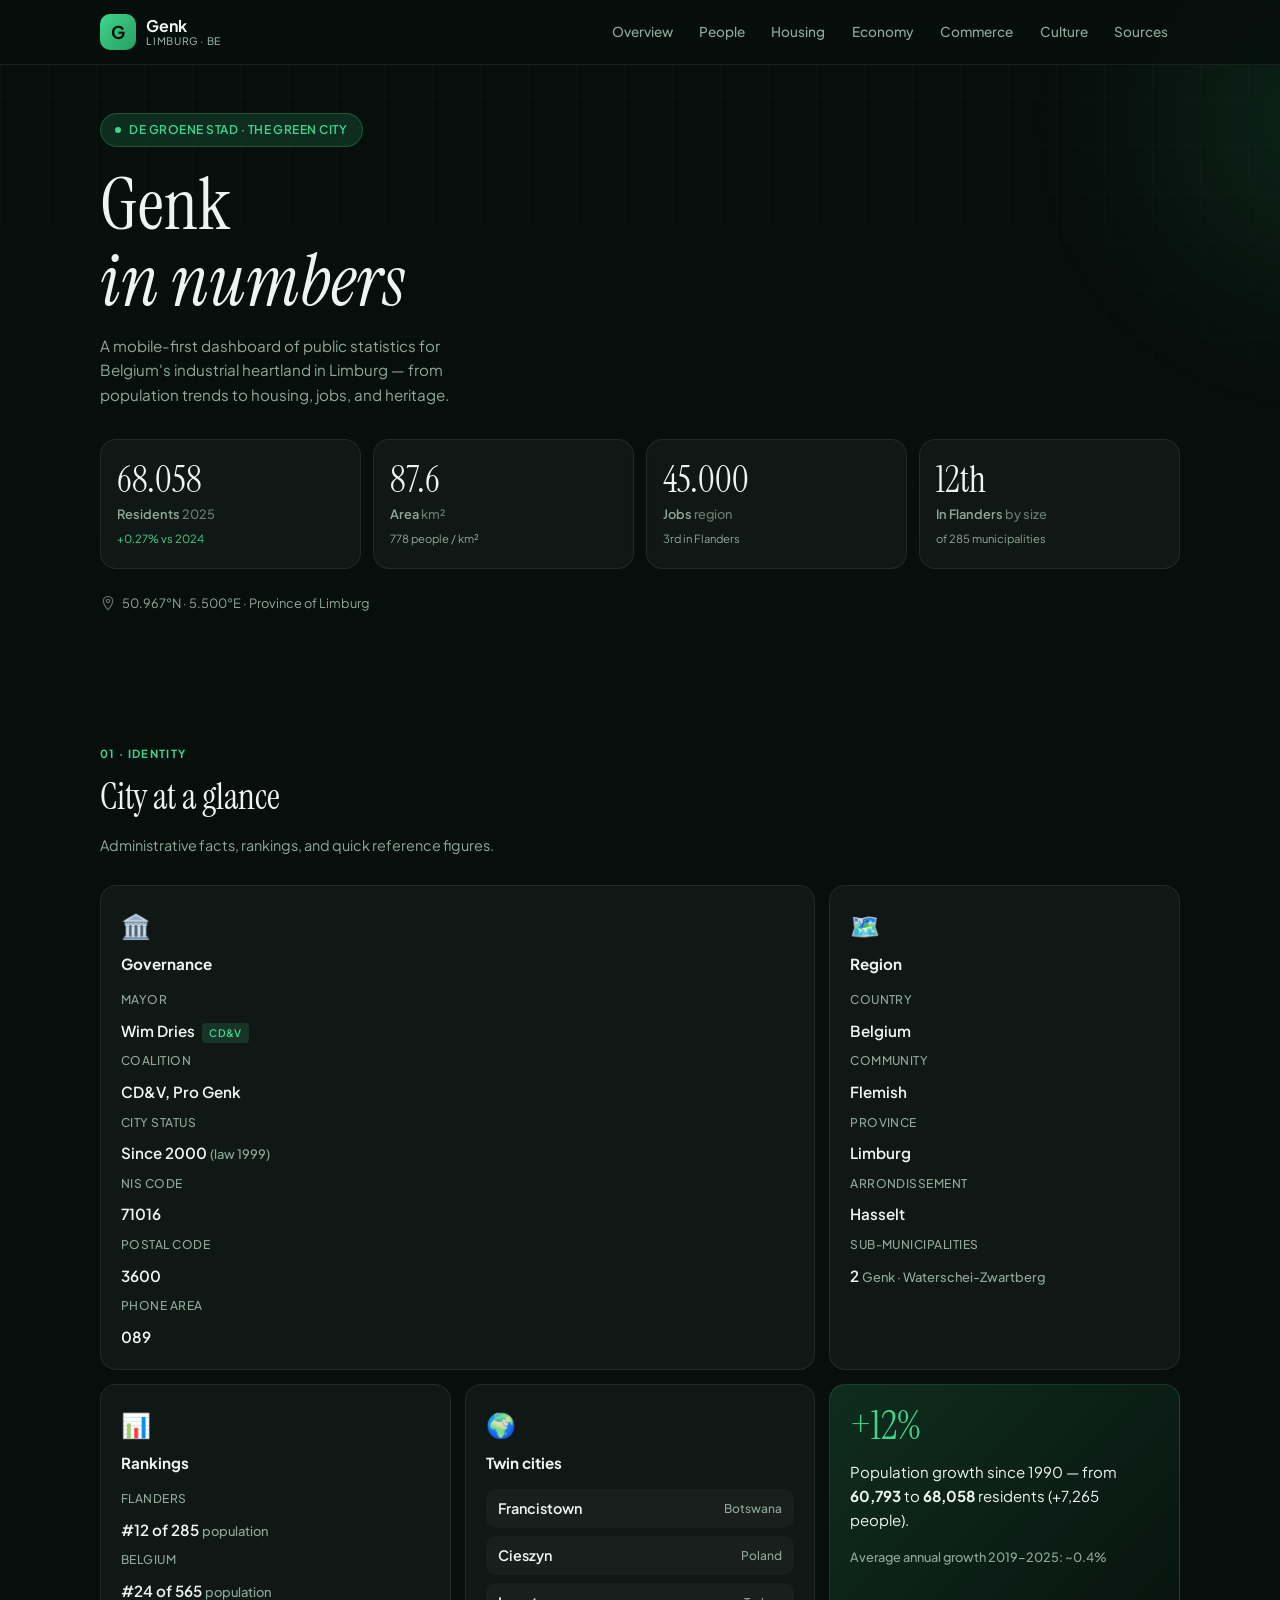
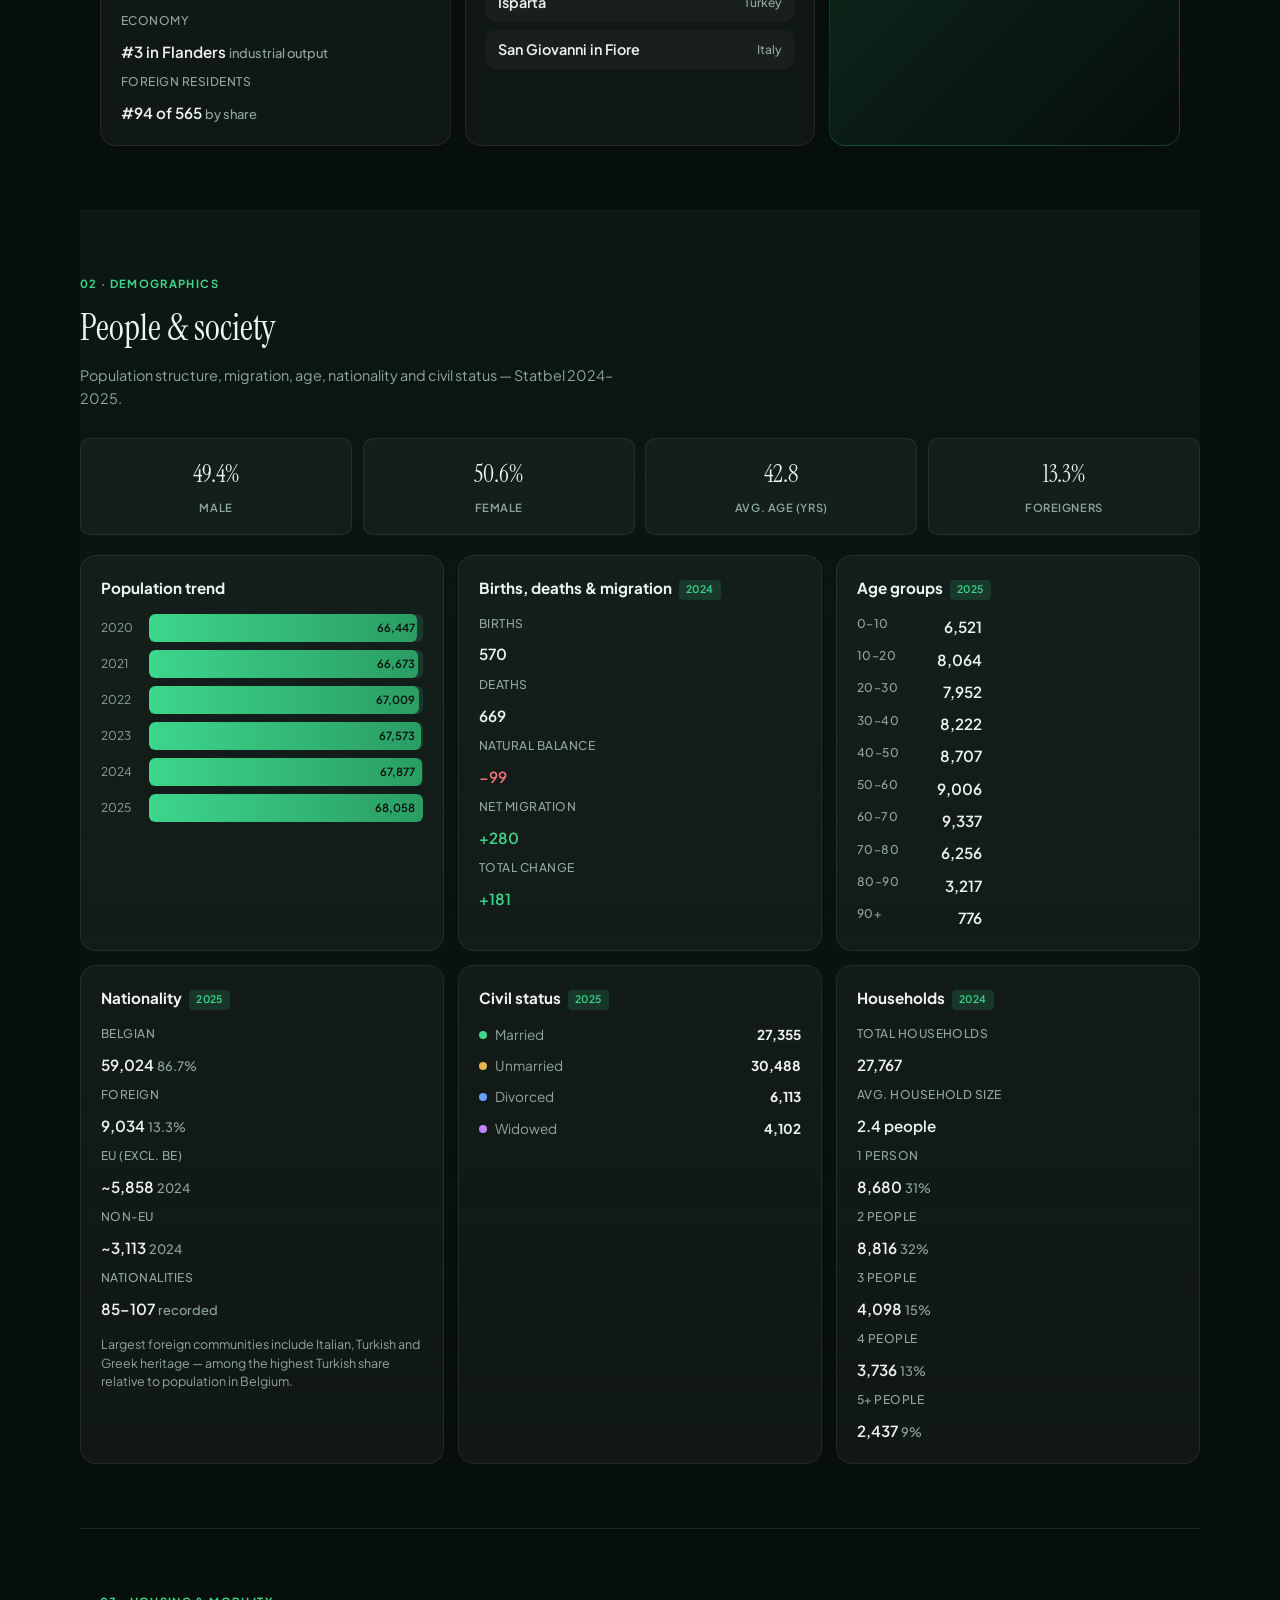
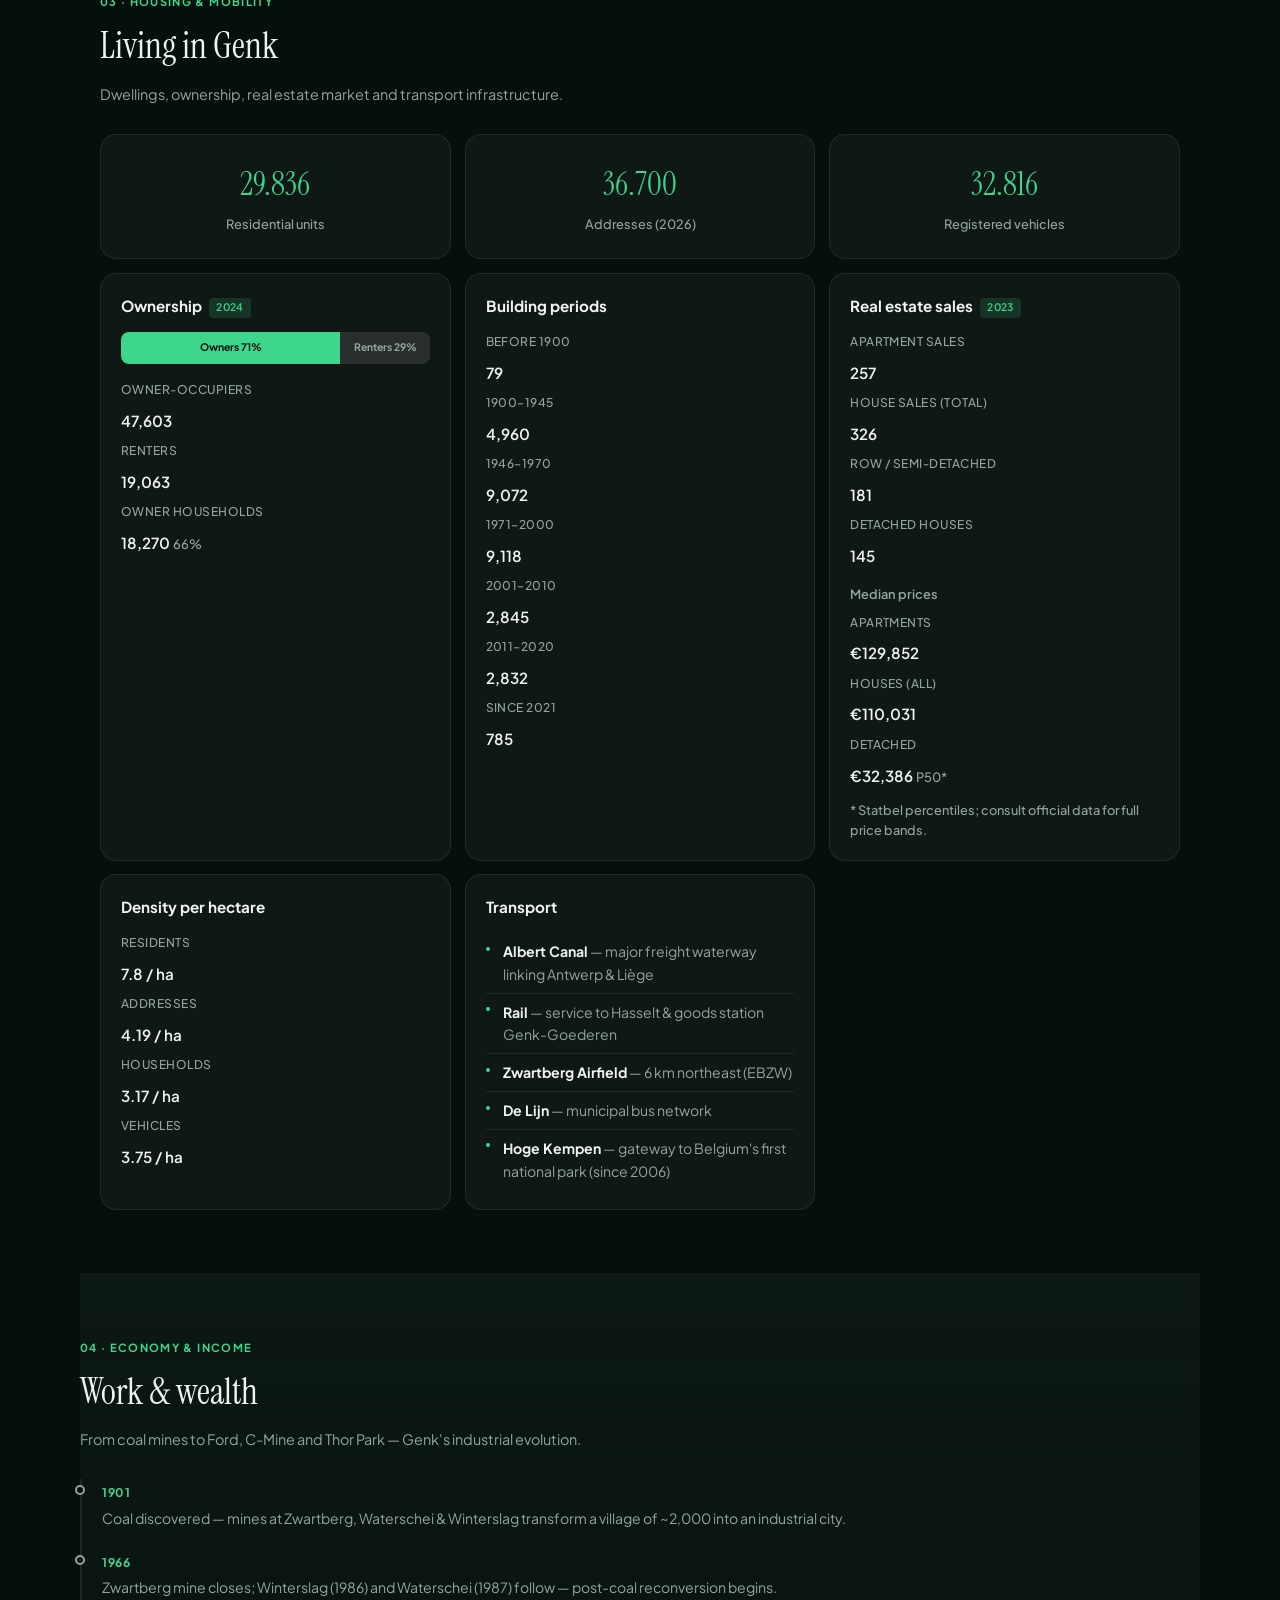
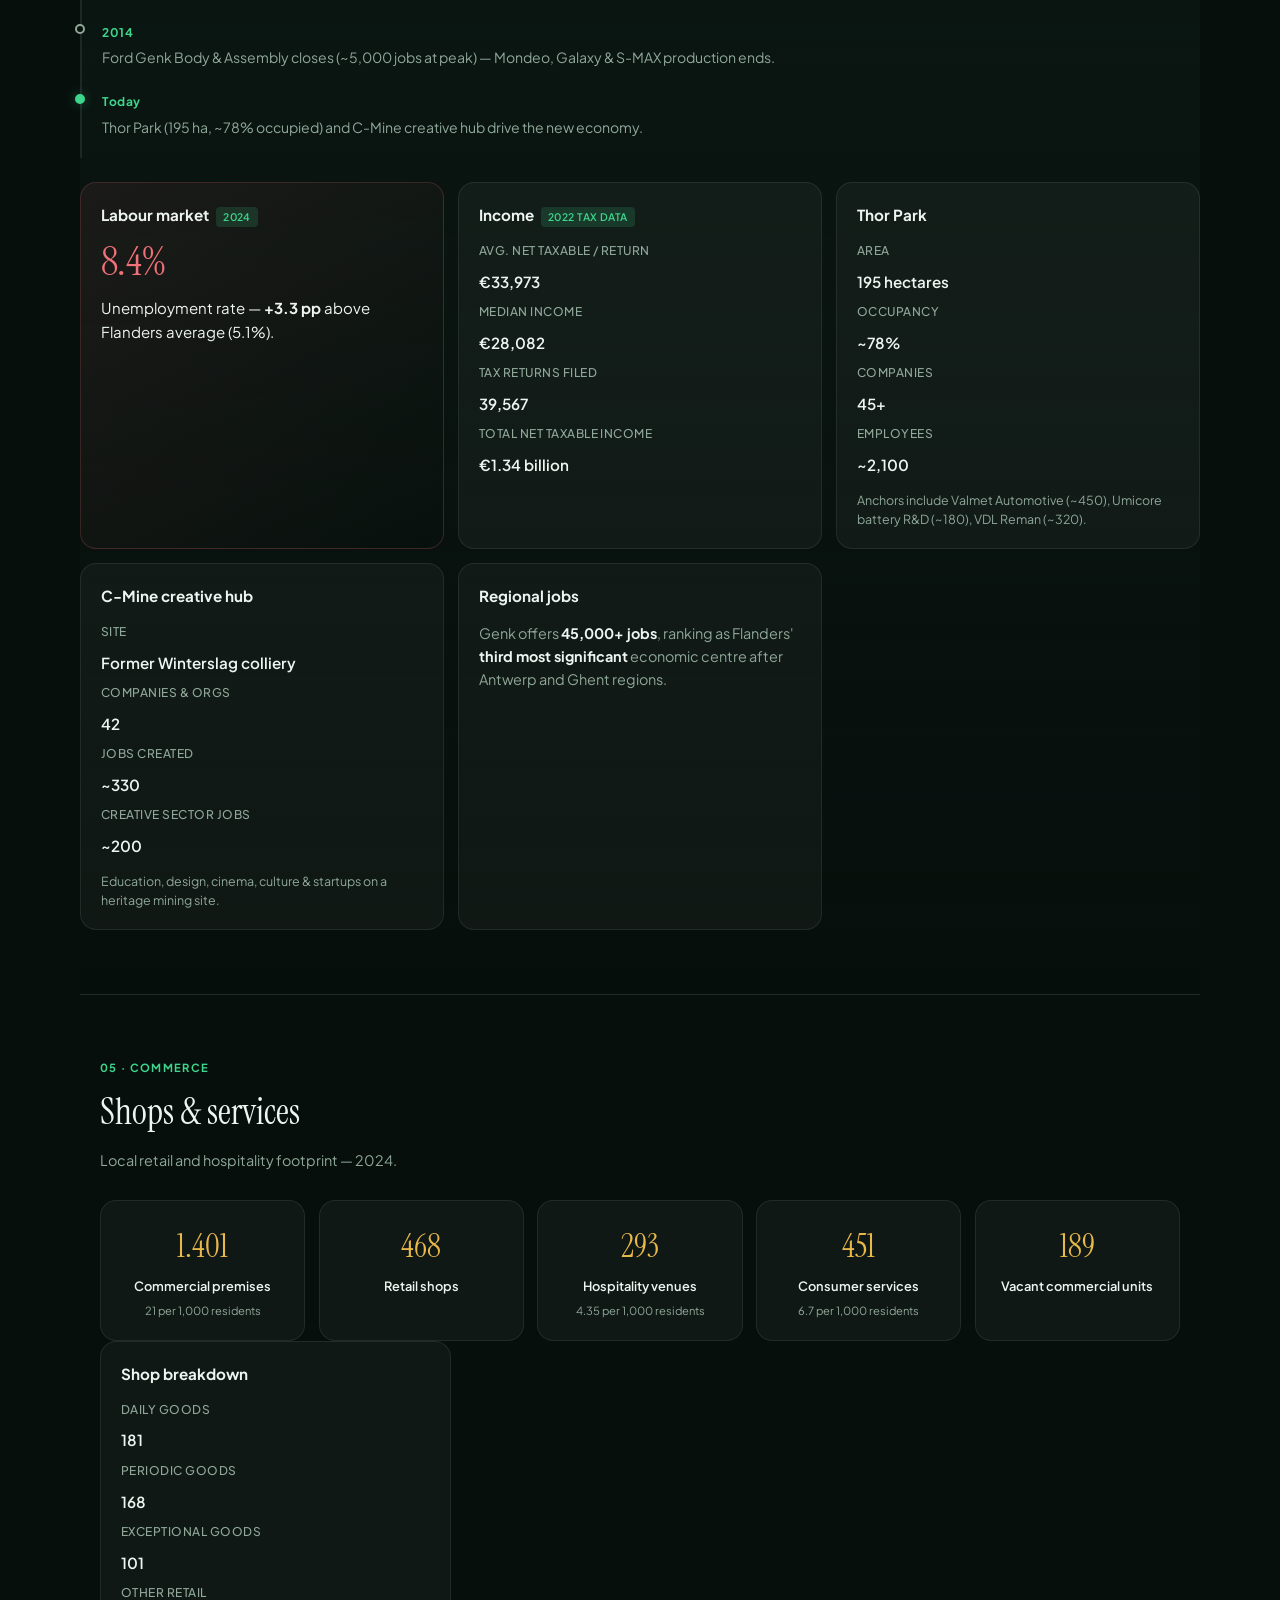
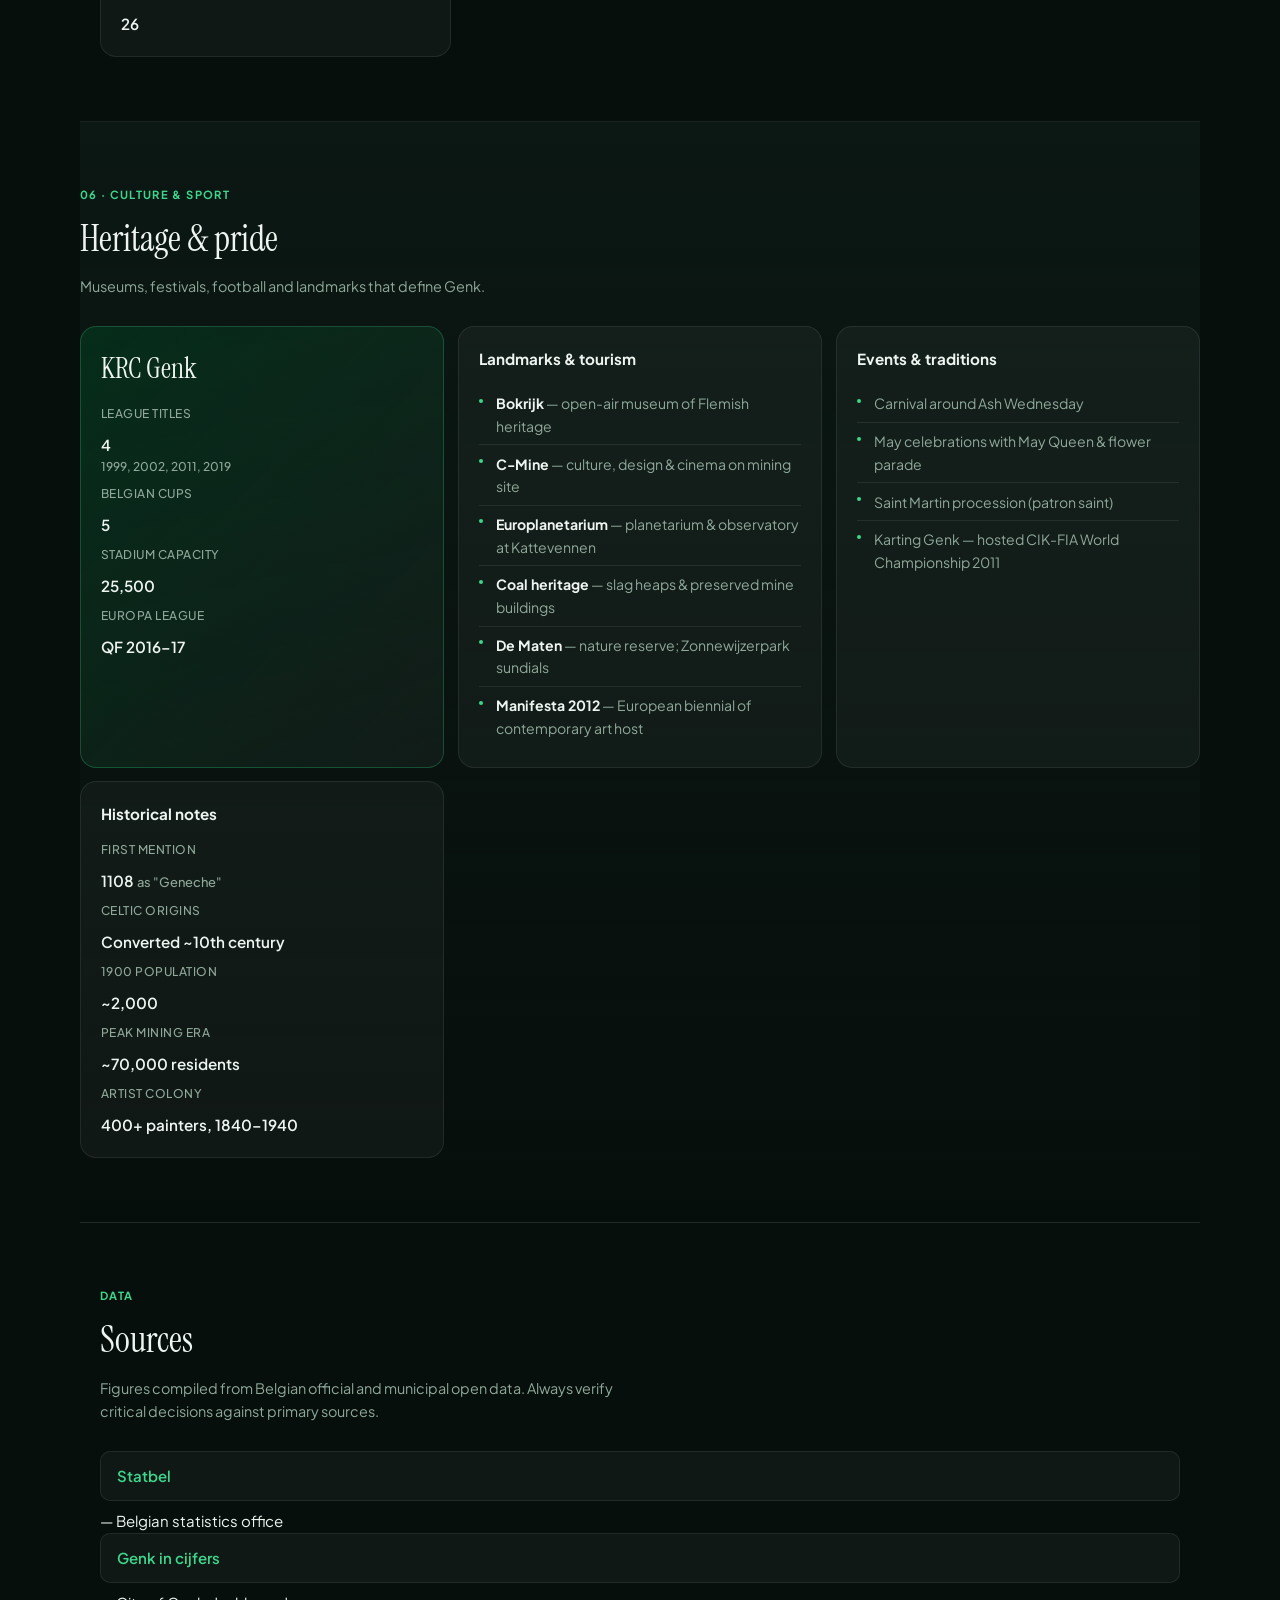
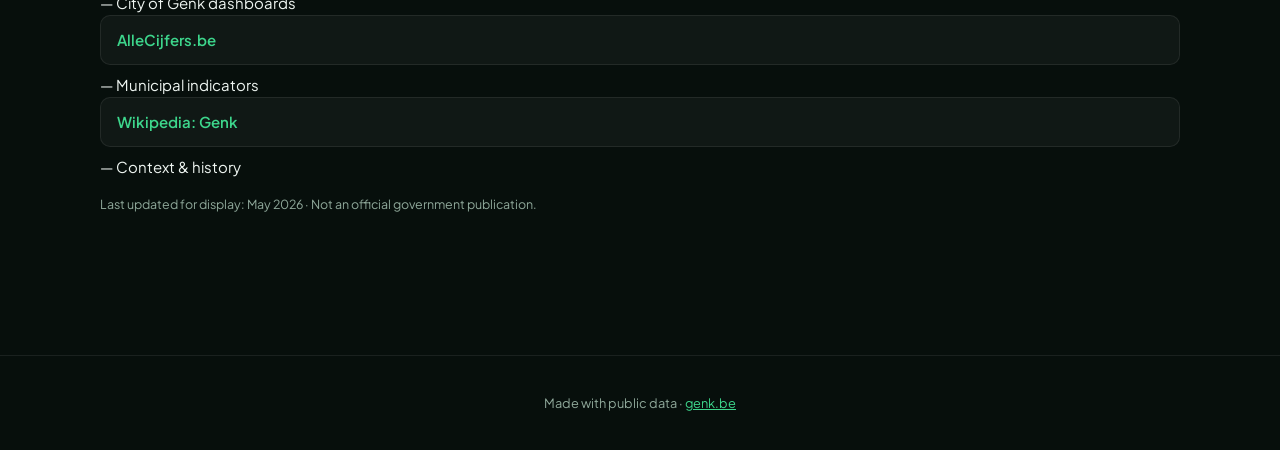
<file: index-standalone.html>
<!DOCTYPE html>
<html lang="en">
<head>
  <meta charset="UTF-8" />
  <meta name="viewport" content="width=device-width, initial-scale=1.0, viewport-fit=cover" />
  <meta name="description" content="Comprehensive statistics about Genk, Belgium — population, economy, housing, culture and more." />
  <meta name="theme-color" content="#0a1612" />
  <title>Genk in Numbers · Belgium</title>
  <link rel="preconnect" href="https://fonts.googleapis.com" />
  <link rel="preconnect" href="https://fonts.gstatic.com" crossorigin />
  <link href="https://fonts.googleapis.com/css2?family=Instrument+Serif:ital@0;1&family=Plus+Jakarta+Sans:wght@400;500;600;700&display=swap" rel="stylesheet" />
  <style>/* Genk in Numbers — mobile-first design system */

:root {
  --bg: #070f0c;
  --bg-alt: #0c1814;
  --surface: rgba(255, 255, 255, 0.04);
  --surface-hover: rgba(255, 255, 255, 0.07);
  --border: rgba(255, 255, 255, 0.08);
  --text: #eef5f1;
  --text-muted: #8fa89a;
  --accent: #3dd68c;
  --accent-dim: rgba(61, 214, 140, 0.15);
  --accent-glow: rgba(61, 214, 140, 0.35);
  --gold: #e8b84a;
  --gold-dim: rgba(232, 184, 74, 0.12);
  --danger: #f07178;
  --positive: #3dd68c;
  --negative: #f07178;
  --font-sans: "Plus Jakarta Sans", system-ui, sans-serif;
  --font-serif: "Instrument Serif", Georgia, serif;
  --radius: 16px;
  --radius-sm: 10px;
  --header-h: 64px;
  --safe-bottom: env(safe-area-inset-bottom, 0px);
  --safe-top: env(safe-area-inset-top, 0px);
}

*,
*::before,
*::after {
  box-sizing: border-box;
}

html {
  scroll-behavior: smooth;
  -webkit-text-size-adjust: 100%;
}

body {
  margin: 0;
  font-family: var(--font-sans);
  font-size: 15px;
  line-height: 1.6;
  color: var(--text);
  background: var(--bg);
  overflow-x: hidden;
  padding-bottom: var(--safe-bottom);
}

/* Ambient background */
.ambient {
  position: fixed;
  inset: 0;
  pointer-events: none;
  z-index: 0;
  overflow: hidden;
}

.ambient__orb {
  position: absolute;
  border-radius: 50%;
  filter: blur(80px);
  opacity: 0.5;
}

.ambient__orb--1 {
  width:  min(90vw, 420px);
  height: min(90vw, 420px);
  top: -10%;
  right: -20%;
  background: radial-gradient(circle, var(--accent-glow), transparent 70%);
}

.ambient__orb--2 {
  width:  min(70vw, 320px);
  height: min(70vw, 320px);
  bottom: 20%;
  left: -30%;
  background: radial-gradient(circle, var(--gold-dim), transparent 70%);
}

.ambient__grid {
  position: absolute;
  inset: 0;
  background-image:
    linear-gradient(rgba(255, 255, 255, 0.02) 1px, transparent 1px),
    linear-gradient(90deg, rgba(255, 255, 255, 0.02) 1px, transparent 1px);
  background-size: 48px 48px;
  mask-image: linear-gradient(to bottom, black 0%, transparent 85%);
}

/* Header */
.header {
  position: sticky;
  top: 0;
  z-index: 100;
  padding-top: var(--safe-top);
  background: rgba(7, 15, 12, 0.85);
  backdrop-filter: blur(16px);
  -webkit-backdrop-filter: blur(16px);
  border-bottom: 1px solid var(--border);
}

.header__inner {
  display: flex;
  align-items: center;
  justify-content: space-between;
  max-width: 1120px;
  margin: 0 auto;
  padding: 0 1.25rem;
  height: var(--header-h);
}

.logo {
  display: flex;
  align-items: center;
  gap: 0.65rem;
  text-decoration: none;
  color: var(--text);
}

.logo__mark {
  display: grid;
  place-items: center;
  width: 36px;
  height: 36px;
  border-radius: 10px;
  background: linear-gradient(135deg, var(--accent), #2a9d62);
  font-weight: 700;
  font-size: 1.1rem;
  color: var(--bg);
}

.logo__text {
  display: flex;
  flex-direction: column;
  font-weight: 700;
  font-size: 1rem;
  line-height: 1.2;
}

.logo__sub {
  font-weight: 500;
  font-size: 0.65rem;
  color: var(--text-muted);
  letter-spacing: 0.06em;
  text-transform: uppercase;
}

.nav-toggle {
  display: flex;
  flex-direction: column;
  justify-content: center;
  gap: 5px;
  width: 44px;
  height: 44px;
  padding: 0;
  border: none;
  background: var(--surface);
  border-radius: var(--radius-sm);
  cursor: pointer;
}

.nav-toggle span {
  display: block;
  width: 18px;
  height: 2px;
  margin: 0 auto;
  background: var(--text);
  border-radius: 1px;
  transition: transform 0.25s, opacity 0.25s;
}

.nav-toggle[aria-expanded="true"] span:nth-child(1) {
  transform: translateY(7px) rotate(45deg);
}

.nav-toggle[aria-expanded="true"] span:nth-child(2) {
  opacity: 0;
}

.nav-toggle[aria-expanded="true"] span:nth-child(3) {
  transform: translateY(-7px) rotate(-45deg);
}

.nav {
  display: none;
  position: absolute;
  top: calc(var(--header-h) + var(--safe-top));
  left: 0;
  right: 0;
  flex-direction: column;
  padding: 1rem 1.25rem 1.5rem;
  background: rgba(7, 15, 12, 0.98);
  border-bottom: 1px solid var(--border);
  gap: 0.25rem;
}

.nav.is-open {
  display: flex;
}

.nav a {
  padding: 0.75rem 1rem;
  color: var(--text-muted);
  text-decoration: none;
  font-weight: 500;
  font-size: 0.95rem;
  border-radius: var(--radius-sm);
  transition: color 0.2s, background 0.2s;
}

.nav a:hover,
.nav a:focus-visible {
  color: var(--accent);
  background: var(--accent-dim);
}

/* Main layout */
main {
  position: relative;
  z-index: 1;
  max-width: 1120px;
  margin: 0 auto;
  padding: 0 1.25rem 4rem;
}

/* Hero */
.hero {
  padding: 2rem 0 3rem;
  text-align: center;
}

.hero__badge {
  display: inline-flex;
  align-items: center;
  gap: 0.5rem;
  padding: 0.4rem 0.9rem;
  margin-bottom: 1.25rem;
  font-size: 0.75rem;
  font-weight: 600;
  letter-spacing: 0.04em;
  text-transform: uppercase;
  color: var(--accent);
  background: var(--accent-dim);
  border: 1px solid rgba(61, 214, 140, 0.25);
  border-radius: 100px;
}

.pulse {
  width: 6px;
  height: 6px;
  border-radius: 50%;
  background: var(--accent);
  animation: pulse 2s ease-in-out infinite;
}

@keyframes pulse {
  0%, 100% { opacity: 1; transform: scale(1); }
  50% { opacity: 0.5; transform: scale(1.3); }
}

.hero__title {
  margin: 0 0 1rem;
  font-family: var(--font-serif);
  font-weight: 400;
  line-height: 1.05;
}

.hero__title-line {
  display: block;
  font-size: clamp(2.75rem, 12vw, 4.5rem);
}

.hero__title-line--accent {
  font-style: italic;
  background: linear-gradient(135deg, var(--text) 30%, var(--accent) 100%);
  -webkit-background-clip: text;
  background-clip: text;
  -webkit-text-fill-color: transparent;
}

.hero__lead {
  max-width: 36ch;
  margin: 0 auto 2rem;
  color: var(--text-muted);
  font-size: 0.95rem;
}

.hero__stats {
  display: grid;
  grid-template-columns: repeat(2, 1fr);
  gap: 0.75rem;
  margin-bottom: 1.5rem;
}

.hero-stat {
  padding: 1.25rem 1rem;
  text-align: left;
  background: var(--surface);
  border: 1px solid var(--border);
  border-radius: var(--radius);
  backdrop-filter: blur(8px);
  transition: border-color 0.25s, transform 0.25s;
}

.hero-stat:hover {
  border-color: rgba(61, 214, 140, 0.3);
  transform: translateY(-2px);
}

.hero-stat__value {
  display: block;
  font-family: var(--font-serif);
  font-size: clamp(1.75rem, 7vw, 2.25rem);
  line-height: 1.1;
  color: var(--text);
}

.hero-stat__label {
  display: block;
  margin-top: 0.25rem;
  font-size: 0.8rem;
  font-weight: 600;
  color: var(--text-muted);
}

.hero-stat__label em {
  font-style: normal;
  font-weight: 500;
  opacity: 0.7;
}

.hero-stat__delta {
  display: block;
  margin-top: 0.35rem;
  font-size: 0.7rem;
  color: var(--text-muted);
}

.hero-stat__delta--up {
  color: var(--accent);
}

.hero__coords {
  display: inline-flex;
  align-items: center;
  gap: 0.4rem;
  font-size: 0.8rem;
  color: var(--text-muted);
}

.hero__coords svg {
  opacity: 0.6;
}

/* Sections */
.section {
  padding: 3rem 0;
  scroll-margin-top: calc(var(--header-h) + 1rem);
}

.section--alt {
  margin: 0 -1.25rem;
  padding-left: 1.25rem;
  padding-right: 1.25rem;
  background: linear-gradient(180deg, var(--bg-alt) 0%, transparent 100%);
  border-top: 1px solid var(--border);
  border-bottom: 1px solid var(--border);
}

.section__head {
  margin-bottom: 1.75rem;
}

.section__eyebrow {
  display: block;
  margin-bottom: 0.35rem;
  font-size: 0.7rem;
  font-weight: 700;
  letter-spacing: 0.12em;
  text-transform: uppercase;
  color: var(--accent);
}

.section__title {
  margin: 0 0 0.5rem;
  font-family: var(--font-serif);
  font-size: clamp(1.75rem, 6vw, 2.25rem);
  font-weight: 400;
}

.section__desc {
  margin: 0;
  color: var(--text-muted);
  font-size: 0.9rem;
  max-width: 50ch;
}

/* Stat grid */
.stat-grid {
  display: grid;
  gap: 0.85rem;
}

.stat-card {
  padding: 1.25rem;
  background: var(--surface);
  border: 1px solid var(--border);
  border-radius: var(--radius);
  transition: opacity 0.5s, transform 0.5s, border-color 0.25s;
}

.stat-card[data-animate] {
  opacity: 0;
  transform: translateY(16px);
}

.stat-card.is-visible {
  opacity: 1;
  transform: translateY(0);
}

.stat-card:hover {
  border-color: rgba(255, 255, 255, 0.12);
}

.stat-card--wide {
  grid-column: 1 / -1;
}

.stat-card--highlight {
  background: linear-gradient(135deg, var(--accent-dim), transparent);
  border-color: rgba(61, 214, 140, 0.2);
}

.stat-card--alert {
  background: linear-gradient(135deg, rgba(240, 113, 120, 0.08), transparent);
  border-color: rgba(240, 113, 120, 0.2);
}

.stat-card--metric {
  text-align: center;
  padding: 1.5rem 1rem;
}

.stat-card--krc {
  background: linear-gradient(135deg, rgba(0, 80, 40, 0.4), var(--surface));
  border-color: rgba(61, 214, 140, 0.25);
}

.stat-card__icon {
  font-size: 1.5rem;
  margin-bottom: 0.5rem;
}

.stat-card h3 {
  margin: 0 0 0.85rem;
  font-size: 0.95rem;
  font-weight: 700;
}

.stat-card__subhead {
  margin: 1rem 0 0.5rem;
  font-size: 0.8rem;
  font-weight: 600;
  color: var(--text-muted);
}

.stat-card__big {
  font-family: var(--font-serif);
  font-size: 2.5rem;
  line-height: 1;
  margin-bottom: 0.5rem;
  color: var(--accent);
}

.stat-card__big--warn {
  color: var(--danger);
}

.stat-card__lead {
  margin: 0;
  font-size: 0.9rem;
  color: var(--text-muted);
}

.stat-card__lead strong {
  color: var(--text);
}

.stat-card__note {
  margin: 0.85rem 0 0;
  font-size: 0.78rem;
  color: var(--text-muted);
  line-height: 1.5;
}

.stat-card__club {
  font-family: var(--font-serif);
  font-size: 1.75rem;
  margin-bottom: 0.75rem;
}

.stat-card__metric {
  display: block;
  font-family: var(--font-serif);
  font-size: 2rem;
  color: var(--accent);
}

.stat-card__metric-label {
  display: block;
  margin-top: 0.25rem;
  font-size: 0.8rem;
  color: var(--text-muted);
  font-weight: 500;
}

/* Stat lists */
.stat-list {
  margin: 0;
  display: grid;
  gap: 0.5rem;
}

.stat-list dt {
  font-size: 0.75rem;
  font-weight: 500;
  color: var(--text-muted);
  text-transform: uppercase;
  letter-spacing: 0.04em;
}

.stat-list dd {
  margin: 0.1rem 0 0;
  font-size: 0.95rem;
  font-weight: 600;
}

.stat-list--compact {
  grid-template-columns: 1fr 1fr;
  gap: 0.4rem 1rem;
}

.stat-list--compact dt {
  grid-column: 1;
}

.stat-list--compact dd {
  grid-column: 2;
  text-align: right;
}

.stat-list--inline dd .muted {
  display: block;
  font-weight: 500;
  font-size: 0.75rem;
}

.positive { color: var(--positive); }
.negative { color: var(--negative); }

.tag {
  display: inline-block;
  padding: 0.1rem 0.45rem;
  margin-left: 0.25rem;
  font-size: 0.65rem;
  font-weight: 600;
  text-transform: uppercase;
  letter-spacing: 0.04em;
  color: var(--accent);
  background: var(--accent-dim);
  border-radius: 4px;
  vertical-align: middle;
}

.muted {
  color: var(--text-muted);
  font-weight: 500;
  font-size: 0.85em;
}

/* Mini metrics */
.mini-metrics {
  display: grid;
  grid-template-columns: repeat(2, 1fr);
  gap: 0.65rem;
  margin-bottom: 1.25rem;
}

.mini-metric {
  padding: 1rem;
  text-align: center;
  background: var(--surface);
  border: 1px solid var(--border);
  border-radius: var(--radius-sm);
  opacity: 0;
  transform: translateY(12px);
  transition: opacity 0.4s, transform 0.4s;
}

.mini-metric.is-visible {
  opacity: 1;
  transform: translateY(0);
}

.mini-metric__val {
  display: block;
  font-family: var(--font-serif);
  font-size: 1.5rem;
}

.mini-metric__lbl {
  font-size: 0.7rem;
  color: var(--text-muted);
  font-weight: 600;
  text-transform: uppercase;
  letter-spacing: 0.05em;
}

/* Bar chart */
.bar-chart {
  display: flex;
  flex-direction: column;
  gap: 0.5rem;
}

.bar-chart__row {
  display: grid;
  grid-template-columns: 2.5rem 1fr;
  align-items: center;
  gap: 0.5rem;
  font-size: 0.75rem;
  color: var(--text-muted);
}

.bar-chart__bar {
  position: relative;
  height: 28px;
  background: var(--accent-dim);
  border-radius: 6px;
  overflow: hidden;
}

.bar-chart__bar::before {
  content: "";
  position: absolute;
  inset: 0;
  width: var(--w, 50%);
  background: linear-gradient(90deg, var(--accent), #2a9d62);
  border-radius: 6px;
  transition: width 0.8s cubic-bezier(0.22, 1, 0.36, 1);
}

.bar-chart__row--active .bar-chart__bar::before {
  box-shadow: 0 0 20px var(--accent-glow);
}

.bar-chart__bar em {
  position: relative;
  z-index: 1;
  display: flex;
  align-items: center;
  justify-content: flex-end;
  height: 100%;
  padding-right: 0.5rem;
  font-style: normal;
  font-weight: 600;
  font-size: 0.7rem;
  color: var(--bg);
}

/* Donut legend */
.donut-legend {
  display: flex;
  flex-direction: column;
  gap: 0.6rem;
}

.donut-legend__item {
  display: flex;
  align-items: center;
  gap: 0.5rem;
  font-size: 0.85rem;
  color: var(--text-muted);
}

.donut-legend__item strong {
  margin-left: auto;
  color: var(--text);
}

.dot {
  width: 8px;
  height: 8px;
  border-radius: 50%;
  flex-shrink: 0;
}

.dot--1 { background: var(--accent); }
.dot--2 { background: var(--gold); }
.dot--3 { background: #6b9fff; }
.dot--4 { background: #c084fc; }

/* Chip list */
.chip-list {
  list-style: none;
  margin: 0;
  padding: 0;
  display: flex;
  flex-direction: column;
  gap: 0.5rem;
}

.chip-list li {
  display: flex;
  justify-content: space-between;
  align-items: center;
  padding: 0.5rem 0.75rem;
  background: rgba(255, 255, 255, 0.03);
  border-radius: var(--radius-sm);
  font-weight: 600;
  font-size: 0.9rem;
}

.chip-list span {
  font-weight: 500;
  font-size: 0.75rem;
  color: var(--text-muted);
}

/* Split bar */
.split-bar {
  display: flex;
  height: 32px;
  border-radius: 8px;
  overflow: hidden;
  margin-bottom: 1rem;
  font-size: 0.65rem;
  font-weight: 700;
}

.split-bar__segment {
  display: flex;
  align-items: center;
  justify-content: center;
  flex: var(--share);
  min-width: 0;
  padding: 0 0.25rem;
  white-space: nowrap;
  overflow: hidden;
  text-overflow: ellipsis;
}

.split-bar__segment--a {
  background: var(--accent);
  color: var(--bg);
}

.split-bar__segment--b {
  background: rgba(255, 255, 255, 0.1);
  color: var(--text-muted);
}

/* Feature list */
.feature-list {
  margin: 0;
  padding: 0;
  list-style: none;
}

.feature-list li {
  position: relative;
  padding: 0.45rem 0 0.45rem 1.1rem;
  font-size: 0.88rem;
  color: var(--text-muted);
  border-bottom: 1px solid var(--border);
}

.feature-list li:last-child {
  border-bottom: none;
}

.feature-list li::before {
  content: "";
  position: absolute;
  left: 0;
  top: 0.85rem;
  width: 4px;
  height: 4px;
  border-radius: 50%;
  background: var(--accent);
}

.feature-list strong {
  color: var(--text);
}

/* Timeline */
.timeline {
  position: relative;
  margin-bottom: 1.5rem;
  padding-left: 1.25rem;
  border-left: 2px solid var(--border);
}

.timeline__item {
  position: relative;
  padding-bottom: 1.25rem;
  opacity: 0;
  transform: translateX(-8px);
  transition: opacity 0.5s, transform 0.5s;
}

.timeline.is-visible .timeline__item,
.timeline__item.is-visible {
  opacity: 1;
  transform: translateX(0);
}

.timeline__item::before {
  content: "";
  position: absolute;
  left: -1.35rem;
  top: 0.35rem;
  width: 10px;
  height: 10px;
  border-radius: 50%;
  background: var(--bg);
  border: 2px solid var(--text-muted);
  transform: translateX(-50%);
}

.timeline__item--now::before {
  border-color: var(--accent);
  background: var(--accent);
  box-shadow: 0 0 12px var(--accent-glow);
}

.timeline__year {
  display: inline-block;
  margin-bottom: 0.25rem;
  font-size: 0.75rem;
  font-weight: 700;
  color: var(--accent);
  letter-spacing: 0.05em;
}

.timeline__item p {
  margin: 0;
  font-size: 0.88rem;
  color: var(--text-muted);
}

/* Commerce tiles */
.stat-grid--commerce {
  grid-template-columns: repeat(2, 1fr);
}

.commerce-tile {
  padding: 1.25rem 1rem;
  text-align: center;
  background: var(--surface);
  border: 1px solid var(--border);
  border-radius: var(--radius);
  opacity: 0;
  transform: scale(0.96);
  transition: opacity 0.4s, transform 0.4s, border-color 0.25s;
}

.commerce-tile.is-visible {
  opacity: 1;
  transform: scale(1);
}

.commerce-tile--muted {
  opacity: 0.85;
  grid-column: 1 / -1;
}

.commerce-tile__num {
  display: block;
  font-family: var(--font-serif);
  font-size: 2rem;
  color: var(--gold);
}

.commerce-tile__label {
  display: block;
  margin-top: 0.25rem;
  font-size: 0.8rem;
  font-weight: 600;
}

.commerce-tile__per {
  display: block;
  margin-top: 0.35rem;
  font-size: 0.7rem;
  color: var(--text-muted);
}

/* Sources */
.section--sources {
  padding-bottom: 2rem;
}

.source-list {
  list-style: none;
  margin: 0 0 1rem;
  padding: 0;
}

.source-list a {
  display: block;
  padding: 0.75rem 1rem;
  margin-bottom: 0.5rem;
  color: var(--accent);
  text-decoration: none;
  font-weight: 600;
  background: var(--surface);
  border: 1px solid var(--border);
  border-radius: var(--radius-sm);
  transition: background 0.2s;
}

.source-list a:hover {
  background: var(--surface-hover);
}

.footer-note {
  font-size: 0.78rem;
  color: var(--text-muted);
}

.footer {
  position: relative;
  z-index: 1;
  text-align: center;
  padding: 1.5rem;
  font-size: 0.8rem;
  color: var(--text-muted);
  border-top: 1px solid var(--border);
}

.footer a {
  color: var(--accent);
}

/* Tablet+ */
@media (min-width: 600px) {
  .hero__stats {
    grid-template-columns: repeat(4, 1fr);
  }

  .mini-metrics {
    grid-template-columns: repeat(4, 1fr);
  }

  .stat-grid {
    grid-template-columns: repeat(2, 1fr);
  }

  .stat-card--wide {
    grid-column: span 2;
  }

  .stat-grid--commerce {
    grid-template-columns: repeat(3, 1fr);
  }

  .commerce-tile--muted {
    grid-column: span 1;
  }
}

@media (min-width: 768px) {
  .nav-toggle {
    display: none;
  }

  .nav {
    display: flex;
    position: static;
    flex-direction: row;
    padding: 0;
    background: none;
    border: none;
    gap: 0.15rem;
  }

  .nav a {
    padding: 0.5rem 0.75rem;
    font-size: 0.85rem;
  }

  .hero {
    padding: 3rem 0 4rem;
    text-align: left;
  }

  .hero__lead {
    margin-left: 0;
  }

  .stat-grid {
    grid-template-columns: repeat(3, 1fr);
  }

  .stat-card--metric {
    grid-column: span 1;
  }

  .stat-grid--commerce {
    grid-template-columns: repeat(5, 1fr);
  }

  .commerce-tile--muted {
    grid-column: auto;
  }
}

@media (min-width: 1024px) {
  .section {
    padding: 4rem 0;
  }

  .stat-list--compact {
    grid-template-columns: repeat(3, auto 1fr);
  }
}

@media (prefers-reduced-motion: reduce) {
  html { scroll-behavior: auto; }
  .pulse { animation: none; }
  .stat-card[data-animate],
  .mini-metric,
  .commerce-tile,
  .timeline__item {
    opacity: 1;
    transform: none;
    transition: none;
  }
  .bar-chart__bar::before { transition: none; }
}
</style>
</head>
<body>
  <div class="ambient" aria-hidden="true">
    <div class="ambient__orb ambient__orb--1"></div>
    <div class="ambient__orb ambient__orb--2"></div>
    <div class="ambient__grid"></div>
  </div>

  <header class="header" id="top">
    <div class="header__inner">
      <a class="logo" href="#top">
        <span class="logo__mark">G</span>
        <span class="logo__text">Genk<span class="logo__sub">Limburg · BE</span></span>
      </a>
      <button class="nav-toggle" type="button" aria-expanded="false" aria-controls="nav-menu" aria-label="Open menu">
        <span></span><span></span><span></span>
      </button>
      <nav class="nav" id="nav-menu" aria-label="Sections">
        <a href="#overview">Overview</a>
        <a href="#demographics">People</a>
        <a href="#housing">Housing</a>
        <a href="#economy">Economy</a>
        <a href="#commerce">Commerce</a>
        <a href="#culture">Culture</a>
        <a href="#sources">Sources</a>
      </nav>
    </div>
  </header>

  <main>
    <section class="hero">
      <div class="hero__badge">
        <span class="pulse"></span>
        De Groene Stad · The Green City
      </div>
      <h1 class="hero__title">
        <span class="hero__title-line">Genk</span>
        <span class="hero__title-line hero__title-line--accent">in numbers</span>
      </h1>
      <p class="hero__lead">
        A mobile-first dashboard of public statistics for Belgium's industrial heartland in Limburg — from population trends to housing, jobs, and heritage.
      </p>

      <div class="hero__stats">
        <article class="hero-stat" data-animate>
          <span class="hero-stat__value" data-count="68058">0</span>
          <span class="hero-stat__label">Residents <em>2025</em></span>
          <span class="hero-stat__delta hero-stat__delta--up">+0.27% vs 2024</span>
        </article>
        <article class="hero-stat" data-animate>
          <span class="hero-stat__value">87.6</span>
          <span class="hero-stat__label">Area <em>km²</em></span>
          <span class="hero-stat__delta">778 people / km²</span>
        </article>
        <article class="hero-stat" data-animate>
          <span class="hero-stat__value" data-count="45000">0</span>
          <span class="hero-stat__label">Jobs <em>region</em></span>
          <span class="hero-stat__delta">3rd in Flanders</span>
        </article>
        <article class="hero-stat" data-animate>
          <span class="hero-stat__value">12th</span>
          <span class="hero-stat__label">In Flanders <em>by size</em></span>
          <span class="hero-stat__delta">of 285 municipalities</span>
        </article>
      </div>

      <div class="hero__coords">
        <svg width="16" height="16" viewBox="0 0 24 24" fill="none" stroke="currentColor" stroke-width="2" aria-hidden="true"><path d="M12 2C8.13 2 5 5.13 5 9c0 5.25 7 13 7 13s7-7.75 7-13c0-3.87-3.13-7-7-7z"/><circle cx="12" cy="9" r="2.5"/></svg>
        50.967°N · 5.500°E · Province of Limburg
      </div>
    </section>

    <!-- OVERVIEW -->
    <section class="section" id="overview">
      <header class="section__head">
        <span class="section__eyebrow">01 · Identity</span>
        <h2 class="section__title">City at a glance</h2>
        <p class="section__desc">Administrative facts, rankings, and quick reference figures.</p>
      </header>

      <div class="stat-grid">
        <article class="stat-card stat-card--wide" data-animate>
          <div class="stat-card__icon">🏛️</div>
          <h3>Governance</h3>
          <dl class="stat-list">
            <dt>Mayor</dt><dd>Wim Dries <span class="tag">CD&V</span></dd>
            <dt>Coalition</dt><dd>CD&V, Pro Genk</dd>
            <dt>City status</dt><dd>Since 2000 <span class="muted">(law 1999)</span></dd>
            <dt>NIS code</dt><dd>71016</dd>
            <dt>Postal code</dt><dd>3600</dd>
            <dt>Phone area</dt><dd>089</dd>
          </dl>
        </article>

        <article class="stat-card" data-animate>
          <div class="stat-card__icon">🗺️</div>
          <h3>Region</h3>
          <dl class="stat-list">
            <dt>Country</dt><dd>Belgium</dd>
            <dt>Community</dt><dd>Flemish</dd>
            <dt>Province</dt><dd>Limburg</dd>
            <dt>Arrondissement</dt><dd>Hasselt</dd>
            <dt>Sub-municipalities</dt><dd>2 <span class="muted">Genk · Waterschei-Zwartberg</span></dd>
          </dl>
        </article>

        <article class="stat-card" data-animate>
          <div class="stat-card__icon">📊</div>
          <h3>Rankings</h3>
          <dl class="stat-list">
            <dt>Flanders</dt><dd>#12 of 285 <span class="muted">population</span></dd>
            <dt>Belgium</dt><dd>#24 of 565 <span class="muted">population</span></dd>
            <dt>Economy</dt><dd>#3 in Flanders <span class="muted">industrial output</span></dd>
            <dt>Foreign residents</dt><dd>#94 of 565 <span class="muted">by share</span></dd>
          </dl>
        </article>

        <article class="stat-card" data-animate>
          <div class="stat-card__icon">🌍</div>
          <h3>Twin cities</h3>
          <ul class="chip-list">
            <li>Francistown <span>Botswana</span></li>
            <li>Cieszyn <span>Poland</span></li>
            <li>Isparta <span>Turkey</span></li>
            <li>San Giovanni in Fiore <span>Italy</span></li>
          </ul>
        </article>

        <article class="stat-card stat-card--highlight" data-animate>
          <div class="stat-card__big">+12%</div>
          <p>Population growth since 1990 — from <strong>60,793</strong> to <strong>68,058</strong> residents (+7,265 people).</p>
          <p class="muted">Average annual growth 2019–2025: ~0.4%</p>
        </article>
      </div>
    </section>

    <!-- DEMOGRAPHICS -->
    <section class="section section--alt" id="demographics">
      <header class="section__head">
        <span class="section__eyebrow">02 · Demographics</span>
        <h2 class="section__title">People & society</h2>
        <p class="section__desc">Population structure, migration, age, nationality and civil status — Statbel 2024–2025.</p>
      </header>

      <div class="mini-metrics">
        <div class="mini-metric" data-animate><span class="mini-metric__val">49.4%</span><span class="mini-metric__lbl">Male</span></div>
        <div class="mini-metric" data-animate><span class="mini-metric__val">50.6%</span><span class="mini-metric__lbl">Female</span></div>
        <div class="mini-metric" data-animate><span class="mini-metric__val">42.8</span><span class="mini-metric__lbl">Avg. age (yrs)</span></div>
        <div class="mini-metric" data-animate><span class="mini-metric__val">13.3%</span><span class="mini-metric__lbl">Foreigners</span></div>
      </div>

      <div class="stat-grid">
        <article class="stat-card" data-animate>
          <h3>Population trend</h3>
          <div class="bar-chart" role="img" aria-label="Population growth 2020 to 2025">
            <div class="bar-chart__row"><span>2020</span><div class="bar-chart__bar" style="--w: 97.6%"><em>66,447</em></div></div>
            <div class="bar-chart__row"><span>2021</span><div class="bar-chart__bar" style="--w: 97.9%"><em>66,673</em></div></div>
            <div class="bar-chart__row"><span>2022</span><div class="bar-chart__bar" style="--w: 98.4%"><em>67,009</em></div></div>
            <div class="bar-chart__row"><span>2023</span><div class="bar-chart__bar" style="--w: 99.3%"><em>67,573</em></div></div>
            <div class="bar-chart__row"><span>2024</span><div class="bar-chart__bar" style="--w: 99.7%"><em>67,877</em></div></div>
            <div class="bar-chart__row bar-chart__row--active"><span>2025</span><div class="bar-chart__bar" style="--w: 100%"><em>68,058</em></div></div>
          </div>
        </article>

        <article class="stat-card" data-animate>
          <h3>Births, deaths & migration <span class="tag">2024</span></h3>
          <dl class="stat-list">
            <dt>Births</dt><dd>570</dd>
            <dt>Deaths</dt><dd>669</dd>
            <dt>Natural balance</dt><dd class="negative">−99</dd>
            <dt>Net migration</dt><dd class="positive">+280</dd>
            <dt>Total change</dt><dd class="positive">+181</dd>
          </dl>
        </article>

        <article class="stat-card" data-animate>
          <h3>Age groups <span class="tag">2025</span></h3>
          <dl class="stat-list stat-list--compact">
            <dt>0–10</dt><dd>6,521</dd>
            <dt>10–20</dt><dd>8,064</dd>
            <dt>20–30</dt><dd>7,952</dd>
            <dt>30–40</dt><dd>8,222</dd>
            <dt>40–50</dt><dd>8,707</dd>
            <dt>50–60</dt><dd>9,006</dd>
            <dt>60–70</dt><dd>9,337</dd>
            <dt>70–80</dt><dd>6,256</dd>
            <dt>80–90</dt><dd>3,217</dd>
            <dt>90+</dt><dd>776</dd>
          </dl>
        </article>

        <article class="stat-card" data-animate>
          <h3>Nationality <span class="tag">2025</span></h3>
          <dl class="stat-list">
            <dt>Belgian</dt><dd>59,024 <span class="muted">86.7%</span></dd>
            <dt>Foreign</dt><dd>9,034 <span class="muted">13.3%</span></dd>
            <dt>EU (excl. BE)</dt><dd>~5,858 <span class="muted">2024</span></dd>
            <dt>Non-EU</dt><dd>~3,113 <span class="muted">2024</span></dd>
            <dt>Nationalities</dt><dd>85–107 <span class="muted">recorded</span></dd>
          </dl>
          <p class="stat-card__note">Largest foreign communities include Italian, Turkish and Greek heritage — among the highest Turkish share relative to population in Belgium.</p>
        </article>

        <article class="stat-card" data-animate>
          <h3>Civil status <span class="tag">2025</span></h3>
          <div class="donut-legend">
            <div class="donut-legend__item"><span class="dot dot--1"></span>Married <strong>27,355</strong></div>
            <div class="donut-legend__item"><span class="dot dot--2"></span>Unmarried <strong>30,488</strong></div>
            <div class="donut-legend__item"><span class="dot dot--3"></span>Divorced <strong>6,113</strong></div>
            <div class="donut-legend__item"><span class="dot dot--4"></span>Widowed <strong>4,102</strong></div>
          </div>
        </article>

        <article class="stat-card" data-animate>
          <h3>Households <span class="tag">2024</span></h3>
          <dl class="stat-list">
            <dt>Total households</dt><dd>27,767</dd>
            <dt>Avg. household size</dt><dd>2.4 people</dd>
            <dt>1 person</dt><dd>8,680 <span class="muted">31%</span></dd>
            <dt>2 people</dt><dd>8,816 <span class="muted">32%</span></dd>
            <dt>3 people</dt><dd>4,098 <span class="muted">15%</span></dd>
            <dt>4 people</dt><dd>3,736 <span class="muted">13%</span></dd>
            <dt>5+ people</dt><dd>2,437 <span class="muted">9%</span></dd>
          </dl>
        </article>
      </div>
    </section>

    <!-- HOUSING -->
    <section class="section" id="housing">
      <header class="section__head">
        <span class="section__eyebrow">03 · Housing & mobility</span>
        <h2 class="section__title">Living in Genk</h2>
        <p class="section__desc">Dwellings, ownership, real estate market and transport infrastructure.</p>
      </header>

      <div class="stat-grid">
        <article class="stat-card stat-card--metric" data-animate>
          <span class="stat-card__metric" data-count="29836">0</span>
          <span class="stat-card__metric-label">Residential units</span>
        </article>
        <article class="stat-card stat-card--metric" data-animate>
          <span class="stat-card__metric" data-count="36700">0</span>
          <span class="stat-card__metric-label">Addresses (2026)</span>
        </article>
        <article class="stat-card stat-card--metric" data-animate>
          <span class="stat-card__metric" data-count="32816">0</span>
          <span class="stat-card__metric-label">Registered vehicles</span>
        </article>

        <article class="stat-card" data-animate>
          <h3>Ownership <span class="tag">2024</span></h3>
          <div class="split-bar">
            <div class="split-bar__segment split-bar__segment--a" style="--share: 71%">Owners 71%</div>
            <div class="split-bar__segment split-bar__segment--b" style="--share: 29%">Renters 29%</div>
          </div>
          <dl class="stat-list">
            <dt>Owner-occupiers</dt><dd>47,603</dd>
            <dt>Renters</dt><dd>19,063</dd>
            <dt>Owner households</dt><dd>18,270 <span class="muted">66%</span></dd>
          </dl>
        </article>

        <article class="stat-card" data-animate>
          <h3>Building periods</h3>
          <dl class="stat-list">
            <dt>Before 1900</dt><dd>79</dd>
            <dt>1900–1945</dt><dd>4,960</dd>
            <dt>1946–1970</dt><dd>9,072</dd>
            <dt>1971–2000</dt><dd>9,118</dd>
            <dt>2001–2010</dt><dd>2,845</dd>
            <dt>2011–2020</dt><dd>2,832</dd>
            <dt>Since 2021</dt><dd>785</dd>
          </dl>
        </article>

        <article class="stat-card" data-animate>
          <h3>Real estate sales <span class="tag">2023</span></h3>
          <dl class="stat-list">
            <dt>Apartment sales</dt><dd>257</dd>
            <dt>House sales (total)</dt><dd>326</dd>
            <dt>Row / semi-detached</dt><dd>181</dd>
            <dt>Detached houses</dt><dd>145</dd>
          </dl>
          <h4 class="stat-card__subhead">Median prices</h4>
          <dl class="stat-list">
            <dt>Apartments</dt><dd>€129,852</dd>
            <dt>Houses (all)</dt><dd>€110,031</dd>
            <dt>Detached</dt><dd>€32,386 <span class="muted">P50*</span></dd>
          </dl>
          <p class="stat-card__note muted">* Statbel percentiles; consult official data for full price bands.</p>
        </article>

        <article class="stat-card" data-animate>
          <h3>Density per hectare</h3>
          <dl class="stat-list">
            <dt>Residents</dt><dd>7.8 / ha</dd>
            <dt>Addresses</dt><dd>4.19 / ha</dd>
            <dt>Households</dt><dd>3.17 / ha</dd>
            <dt>Vehicles</dt><dd>3.75 / ha</dd>
          </dl>
        </article>

        <article class="stat-card" data-animate>
          <h3>Transport</h3>
          <ul class="feature-list">
            <li><strong>Albert Canal</strong> — major freight waterway linking Antwerp & Liège</li>
            <li><strong>Rail</strong> — service to Hasselt & goods station Genk-Goederen</li>
            <li><strong>Zwartberg Airfield</strong> — 6 km northeast (EBZW)</li>
            <li><strong>De Lijn</strong> — municipal bus network</li>
            <li><strong>Hoge Kempen</strong> — gateway to Belgium's first national park (since 2006)</li>
          </ul>
        </article>
      </div>
    </section>

    <!-- ECONOMY -->
    <section class="section section--alt" id="economy">
      <header class="section__head">
        <span class="section__eyebrow">04 · Economy & income</span>
        <h2 class="section__title">Work & wealth</h2>
        <p class="section__desc">From coal mines to Ford, C-Mine and Thor Park — Genk's industrial evolution.</p>
      </header>

      <div class="timeline" data-animate>
        <article class="timeline__item">
          <span class="timeline__year">1901</span>
          <p>Coal discovered — mines at Zwartberg, Waterschei & Winterslag transform a village of ~2,000 into an industrial city.</p>
        </article>
        <article class="timeline__item">
          <span class="timeline__year">1966</span>
          <p>Zwartberg mine closes; Winterslag (1986) and Waterschei (1987) follow — post-coal reconversion begins.</p>
        </article>
        <article class="timeline__item">
          <span class="timeline__year">2014</span>
          <p>Ford Genk Body & Assembly closes (~5,000 jobs at peak) — Mondeo, Galaxy & S-MAX production ends.</p>
        </article>
        <article class="timeline__item timeline__item--now">
          <span class="timeline__year">Today</span>
          <p>Thor Park (195 ha, ~78% occupied) and C-Mine creative hub drive the new economy.</p>
        </article>
      </div>

      <div class="stat-grid">
        <article class="stat-card stat-card--alert" data-animate>
          <h3>Labour market <span class="tag">2024</span></h3>
          <div class="stat-card__big stat-card__big--warn">8.4%</div>
          <p>Unemployment rate — <strong>+3.3 pp</strong> above Flanders average (5.1%).</p>
        </article>

        <article class="stat-card" data-animate>
          <h3>Income <span class="tag">2022 tax data</span></h3>
          <dl class="stat-list">
            <dt>Avg. net taxable / return</dt><dd>€33,973</dd>
            <dt>Median income</dt><dd>€28,082</dd>
            <dt>Tax returns filed</dt><dd>39,567</dd>
            <dt>Total net taxable income</dt><dd>€1.34 billion</dd>
          </dl>
        </article>

        <article class="stat-card" data-animate>
          <h3>Thor Park</h3>
          <dl class="stat-list">
            <dt>Area</dt><dd>195 hectares</dd>
            <dt>Occupancy</dt><dd>~78%</dd>
            <dt>Companies</dt><dd>45+</dd>
            <dt>Employees</dt><dd>~2,100</dd>
          </dl>
          <p class="stat-card__note">Anchors include Valmet Automotive (~450), Umicore battery R&D (~180), VDL Reman (~320).</p>
        </article>

        <article class="stat-card" data-animate>
          <h3>C-Mine creative hub</h3>
          <dl class="stat-list">
            <dt>Site</dt><dd>Former Winterslag colliery</dd>
            <dt>Companies & orgs</dt><dd>42</dd>
            <dt>Jobs created</dt><dd>~330</dd>
            <dt>Creative sector jobs</dt><dd>~200</dd>
          </dl>
          <p class="stat-card__note">Education, design, cinema, culture & startups on a heritage mining site.</p>
        </article>

        <article class="stat-card" data-animate>
          <h3>Regional jobs</h3>
          <p class="stat-card__lead">Genk offers <strong>45,000+ jobs</strong>, ranking as Flanders' <strong>third most significant</strong> economic centre after Antwerp and Ghent regions.</p>
        </article>
      </div>
    </section>

    <!-- COMMERCE -->
    <section class="section" id="commerce">
      <header class="section__head">
        <span class="section__eyebrow">05 · Commerce</span>
        <h2 class="section__title">Shops & services</h2>
        <p class="section__desc">Local retail and hospitality footprint — 2024.</p>
      </header>

      <div class="stat-grid stat-grid--commerce">
        <article class="commerce-tile" data-animate>
          <span class="commerce-tile__num" data-count="1424">0</span>
          <span class="commerce-tile__label">Commercial premises</span>
          <span class="commerce-tile__per">21 per 1,000 residents</span>
        </article>
        <article class="commerce-tile" data-animate>
          <span class="commerce-tile__num" data-count="476">0</span>
          <span class="commerce-tile__label">Retail shops</span>
        </article>
        <article class="commerce-tile" data-animate>
          <span class="commerce-tile__num" data-count="298">0</span>
          <span class="commerce-tile__label">Hospitality venues</span>
          <span class="commerce-tile__per">4.35 per 1,000 residents</span>
        </article>
        <article class="commerce-tile" data-animate>
          <span class="commerce-tile__num" data-count="458">0</span>
          <span class="commerce-tile__label">Consumer services</span>
          <span class="commerce-tile__per">6.7 per 1,000 residents</span>
        </article>
        <article class="commerce-tile commerce-tile--muted" data-animate>
          <span class="commerce-tile__num" data-count="192">0</span>
          <span class="commerce-tile__label">Vacant commercial units</span>
        </article>
      </div>

      <div class="stat-grid">
        <article class="stat-card" data-animate>
          <h3>Shop breakdown</h3>
          <dl class="stat-list">
            <dt>Daily goods</dt><dd>181</dd>
            <dt>Periodic goods</dt><dd>168</dd>
            <dt>Exceptional goods</dt><dd>101</dd>
            <dt>Other retail</dt><dd>26</dd>
          </dl>
        </article>
      </div>
    </section>

    <!-- CULTURE -->
    <section class="section section--alt" id="culture">
      <header class="section__head">
        <span class="section__eyebrow">06 · Culture & sport</span>
        <h2 class="section__title">Heritage & pride</h2>
        <p class="section__desc">Museums, festivals, football and landmarks that define Genk.</p>
      </header>

      <div class="stat-grid">
        <article class="stat-card stat-card--krc" data-animate>
          <div class="stat-card__club">KRC Genk</div>
          <dl class="stat-list stat-list--inline">
            <dt>League titles</dt><dd>4 <span class="muted">1999, 2002, 2011, 2019</span></dd>
            <dt>Belgian Cups</dt><dd>5</dd>
            <dt>Stadium capacity</dt><dd>25,500</dd>
            <dt>Europa League</dt><dd>QF 2016–17</dd>
          </dl>
        </article>

        <article class="stat-card" data-animate>
          <h3>Landmarks & tourism</h3>
          <ul class="feature-list">
            <li><strong>Bokrijk</strong> — open-air museum of Flemish heritage</li>
            <li><strong>C-Mine</strong> — culture, design & cinema on mining site</li>
            <li><strong>Europlanetarium</strong> — planetarium & observatory at Kattevennen</li>
            <li><strong>Coal heritage</strong> — slag heaps & preserved mine buildings</li>
            <li><strong>De Maten</strong> — nature reserve; Zonnewijzerpark sundials</li>
            <li><strong>Manifesta 2012</strong> — European biennial of contemporary art host</li>
          </ul>
        </article>

        <article class="stat-card" data-animate>
          <h3>Events & traditions</h3>
          <ul class="feature-list">
            <li>Carnival around Ash Wednesday</li>
            <li>May celebrations with May Queen & flower parade</li>
            <li>Saint Martin procession (patron saint)</li>
            <li>Karting Genk — hosted CIK-FIA World Championship 2011</li>
          </ul>
        </article>

        <article class="stat-card" data-animate>
          <h3>Historical notes</h3>
          <dl class="stat-list">
            <dt>First mention</dt><dd>1108 <span class="muted">as "Geneche"</span></dd>
            <dt>Celtic origins</dt><dd>Converted ~10th century</dd>
            <dt>1900 population</dt><dd>~2,000</dd>
            <dt>Peak mining era</dt><dd>~70,000 residents</dd>
            <dt>Artist colony</dt><dd>400+ painters, 1840–1940</dd>
          </dl>
        </article>
      </div>
    </section>

    <!-- SOURCES -->
    <section class="section section--sources" id="sources">
      <header class="section__head">
        <span class="section__eyebrow">Data</span>
        <h2 class="section__title">Sources</h2>
        <p class="section__desc">Figures compiled from Belgian official and municipal open data. Always verify critical decisions against primary sources.</p>
      </header>
      <ul class="source-list">
        <li><a href="https://statbel.fgov.be/" target="_blank" rel="noopener">Statbel</a> — Belgian statistics office</li>
        <li><a href="https://www.genk.be/incijfers" target="_blank" rel="noopener">Genk in cijfers</a> — City of Genk dashboards</li>
        <li><a href="https://allecijfers.be/gemeente/genk/" target="_blank" rel="noopener">AlleCijfers.be</a> — Municipal indicators</li>
        <li><a href="https://en.wikipedia.org/wiki/Genk" target="_blank" rel="noopener">Wikipedia: Genk</a> — Context & history</li>
      </ul>
      <p class="footer-note">Last updated for display: May 2026 · Not an official government publication.</p>
    </section>
  </main>

  <footer class="footer">
    <p>Made with public data · <a href="https://www.genk.be/" target="_blank" rel="noopener">genk.be</a></p>
  </footer>

  <script>(function () {
  "use strict";

  const navToggle = document.querySelector(".nav-toggle");
  const nav = document.querySelector(".nav");
  const navLinks = document.querySelectorAll(".nav a");

  if (navToggle && nav) {
    navToggle.addEventListener("click", () => {
      const open = nav.classList.toggle("is-open");
      navToggle.setAttribute("aria-expanded", String(open));
    });

    navLinks.forEach((link) => {
      link.addEventListener("click", () => {
        nav.classList.remove("is-open");
        navToggle.setAttribute("aria-expanded", "false");
      });
    });
  }

  function formatNumber(n) {
    return new Intl.NumberFormat("en-BE").format(Math.round(n));
  }

  function animateCount(el, target, duration) {
    const start = performance.now();
    const from = 0;

    function tick(now) {
      const t = Math.min((now - start) / duration, 1);
      const eased = 1 - Math.pow(1 - t, 3);
      el.textContent = formatNumber(from + (target - from) * eased);
      if (t < 1) requestAnimationFrame(tick);
    }

    requestAnimationFrame(tick);
  }

  const counterObserver = new IntersectionObserver(
    (entries) => {
      entries.forEach((entry) => {
        if (!entry.isIntersecting) return;
        const el = entry.target;
        const target = Number(el.dataset.count, 10);
        if (!Number.isFinite(target)) return;
        animateCount(el, target, 1400);
        counterObserver.unobserve(el);
      });
    },
    { threshold: 0.3 }
  );

  document.querySelectorAll("[data-count]").forEach((el) => {
    counterObserver.observe(el);
  });

  const revealObserver = new IntersectionObserver(
    (entries) => {
      entries.forEach((entry) => {
        if (!entry.isIntersecting) return;
        entry.target.classList.add("is-visible");
        revealObserver.unobserve(entry.target);
      });
    },
    { threshold: 0.12, rootMargin: "0px 0px -40px 0px" }
  );

  document
    .querySelectorAll("[data-animate], .mini-metric, .commerce-tile, .timeline")
    .forEach((el) => revealObserver.observe(el));

  const timeline = document.querySelector(".timeline");
  if (timeline) {
    const items = timeline.querySelectorAll(".timeline__item");
    const timelineObserver = new IntersectionObserver(
      (entries) => {
        if (!entries[0].isIntersecting) return;
        timeline.classList.add("is-visible");
        items.forEach((item, i) => {
          setTimeout(() => item.classList.add("is-visible"), i * 120);
        });
        timelineObserver.unobserve(timeline);
      },
      { threshold: 0.2 }
    );
    timelineObserver.observe(timeline);
  }

  const header = document.querySelector(".header");
  let lastY = window.scrollY;

  window.addEventListener(
    "scroll",
    () => {
      const y = window.scrollY;
      if (header) {
        header.style.boxShadow =
          y > 20 ? "0 4px 24px rgba(0,0,0,0.35)" : "none";
      }
      lastY = y;
    },
    { passive: true }
  );
})();
</script>
</body>
</html>
</file>
<file: css/styles.css>
/* Genk in Numbers — mobile-first design system */

:root {
  --bg: #070f0c;
  --bg-alt: #0c1814;
  --surface: rgba(255, 255, 255, 0.04);
  --surface-hover: rgba(255, 255, 255, 0.07);
  --border: rgba(255, 255, 255, 0.08);
  --text: #eef5f1;
  --text-muted: #8fa89a;
  --accent: #3dd68c;
  --accent-dim: rgba(61, 214, 140, 0.15);
  --accent-glow: rgba(61, 214, 140, 0.35);
  --gold: #e8b84a;
  --gold-dim: rgba(232, 184, 74, 0.12);
  --danger: #f07178;
  --positive: #3dd68c;
  --negative: #f07178;
  --font-sans: "Plus Jakarta Sans", system-ui, sans-serif;
  --font-serif: "Instrument Serif", Georgia, serif;
  --radius: 16px;
  --radius-sm: 10px;
  --header-h: 64px;
  --safe-bottom: env(safe-area-inset-bottom, 0px);
  --safe-top: env(safe-area-inset-top, 0px);
}

*,
*::before,
*::after {
  box-sizing: border-box;
}

html {
  scroll-behavior: smooth;
  -webkit-text-size-adjust: 100%;
}

body {
  margin: 0;
  font-family: var(--font-sans);
  font-size: 15px;
  line-height: 1.6;
  color: var(--text);
  background: var(--bg);
  overflow-x: hidden;
  padding-bottom: var(--safe-bottom);
}

/* Ambient background */
.ambient {
  position: fixed;
  inset: 0;
  pointer-events: none;
  z-index: 0;
  overflow: hidden;
}

.ambient__orb {
  position: absolute;
  border-radius: 50%;
  filter: blur(80px);
  opacity: 0.5;
}

.ambient__orb--1 {
  width:  min(90vw, 420px);
  height: min(90vw, 420px);
  top: -10%;
  right: -20%;
  background: radial-gradient(circle, var(--accent-glow), transparent 70%);
}

.ambient__orb--2 {
  width:  min(70vw, 320px);
  height: min(70vw, 320px);
  bottom: 20%;
  left: -30%;
  background: radial-gradient(circle, var(--gold-dim), transparent 70%);
}

.ambient__grid {
  position: absolute;
  inset: 0;
  background-image:
    linear-gradient(rgba(255, 255, 255, 0.02) 1px, transparent 1px),
    linear-gradient(90deg, rgba(255, 255, 255, 0.02) 1px, transparent 1px);
  background-size: 48px 48px;
  mask-image: linear-gradient(to bottom, black 0%, transparent 85%);
}

/* Header */
.header {
  position: sticky;
  top: 0;
  z-index: 100;
  padding-top: var(--safe-top);
  background: rgba(7, 15, 12, 0.85);
  backdrop-filter: blur(16px);
  -webkit-backdrop-filter: blur(16px);
  border-bottom: 1px solid var(--border);
}

.header__inner {
  display: flex;
  align-items: center;
  justify-content: space-between;
  max-width: 1120px;
  margin: 0 auto;
  padding: 0 1.25rem;
  height: var(--header-h);
}

.logo {
  display: flex;
  align-items: center;
  gap: 0.65rem;
  text-decoration: none;
  color: var(--text);
}

.logo__mark {
  display: grid;
  place-items: center;
  width: 36px;
  height: 36px;
  border-radius: 10px;
  background: linear-gradient(135deg, var(--accent), #2a9d62);
  font-weight: 700;
  font-size: 1.1rem;
  color: var(--bg);
}

.logo__text {
  display: flex;
  flex-direction: column;
  font-weight: 700;
  font-size: 1rem;
  line-height: 1.2;
}

.logo__sub {
  font-weight: 500;
  font-size: 0.65rem;
  color: var(--text-muted);
  letter-spacing: 0.06em;
  text-transform: uppercase;
}

.nav-toggle {
  display: flex;
  flex-direction: column;
  justify-content: center;
  gap: 5px;
  width: 44px;
  height: 44px;
  padding: 0;
  border: none;
  background: var(--surface);
  border-radius: var(--radius-sm);
  cursor: pointer;
}

.nav-toggle span {
  display: block;
  width: 18px;
  height: 2px;
  margin: 0 auto;
  background: var(--text);
  border-radius: 1px;
  transition: transform 0.25s, opacity 0.25s;
}

.nav-toggle[aria-expanded="true"] span:nth-child(1) {
  transform: translateY(7px) rotate(45deg);
}

.nav-toggle[aria-expanded="true"] span:nth-child(2) {
  opacity: 0;
}

.nav-toggle[aria-expanded="true"] span:nth-child(3) {
  transform: translateY(-7px) rotate(-45deg);
}

.nav {
  display: none;
  position: absolute;
  top: calc(var(--header-h) + var(--safe-top));
  left: 0;
  right: 0;
  flex-direction: column;
  padding: 1rem 1.25rem 1.5rem;
  background: rgba(7, 15, 12, 0.98);
  border-bottom: 1px solid var(--border);
  gap: 0.25rem;
}

.nav.is-open {
  display: flex;
}

.nav a {
  padding: 0.75rem 1rem;
  color: var(--text-muted);
  text-decoration: none;
  font-weight: 500;
  font-size: 0.95rem;
  border-radius: var(--radius-sm);
  transition: color 0.2s, background 0.2s;
}

.nav a:hover,
.nav a:focus-visible {
  color: var(--accent);
  background: var(--accent-dim);
}

/* Main layout */
main {
  position: relative;
  z-index: 1;
  max-width: 1120px;
  margin: 0 auto;
  padding: 0 1.25rem 4rem;
}

/* Hero */
.hero {
  padding: 2rem 0 3rem;
  text-align: center;
}

.hero__badge {
  display: inline-flex;
  align-items: center;
  gap: 0.5rem;
  padding: 0.4rem 0.9rem;
  margin-bottom: 1.25rem;
  font-size: 0.75rem;
  font-weight: 600;
  letter-spacing: 0.04em;
  text-transform: uppercase;
  color: var(--accent);
  background: var(--accent-dim);
  border: 1px solid rgba(61, 214, 140, 0.25);
  border-radius: 100px;
}

.pulse {
  width: 6px;
  height: 6px;
  border-radius: 50%;
  background: var(--accent);
  animation: pulse 2s ease-in-out infinite;
}

@keyframes pulse {
  0%, 100% { opacity: 1; transform: scale(1); }
  50% { opacity: 0.5; transform: scale(1.3); }
}

.hero__title {
  margin: 0 0 1rem;
  font-family: var(--font-serif);
  font-weight: 400;
  line-height: 1.05;
}

.hero__title-line {
  display: block;
  font-size: clamp(2.75rem, 12vw, 4.5rem);
}

.hero__title-line--accent {
  font-style: italic;
  background: linear-gradient(135deg, var(--text) 30%, var(--accent) 100%);
  -webkit-background-clip: text;
  background-clip: text;
  -webkit-text-fill-color: transparent;
}

.hero__lead {
  max-width: 36ch;
  margin: 0 auto 2rem;
  color: var(--text-muted);
  font-size: 0.95rem;
}

.hero__stats {
  display: grid;
  grid-template-columns: repeat(2, 1fr);
  gap: 0.75rem;
  margin-bottom: 1.5rem;
}

.hero-stat {
  padding: 1.25rem 1rem;
  text-align: left;
  background: var(--surface);
  border: 1px solid var(--border);
  border-radius: var(--radius);
  backdrop-filter: blur(8px);
  transition: border-color 0.25s, transform 0.25s;
}

.hero-stat:hover {
  border-color: rgba(61, 214, 140, 0.3);
  transform: translateY(-2px);
}

.hero-stat__value {
  display: block;
  font-family: var(--font-serif);
  font-size: clamp(1.75rem, 7vw, 2.25rem);
  line-height: 1.1;
  color: var(--text);
}

.hero-stat__label {
  display: block;
  margin-top: 0.25rem;
  font-size: 0.8rem;
  font-weight: 600;
  color: var(--text-muted);
}

.hero-stat__label em {
  font-style: normal;
  font-weight: 500;
  opacity: 0.7;
}

.hero-stat__delta {
  display: block;
  margin-top: 0.35rem;
  font-size: 0.7rem;
  color: var(--text-muted);
}

.hero-stat__delta--up {
  color: var(--accent);
}

.hero__coords {
  display: inline-flex;
  align-items: center;
  gap: 0.4rem;
  font-size: 0.8rem;
  color: var(--text-muted);
}

.hero__coords svg {
  opacity: 0.6;
}

/* Sections */
.section {
  padding: 3rem 0;
  scroll-margin-top: calc(var(--header-h) + 1rem);
}

.section--alt {
  margin: 0 -1.25rem;
  padding-left: 1.25rem;
  padding-right: 1.25rem;
  background: linear-gradient(180deg, var(--bg-alt) 0%, transparent 100%);
  border-top: 1px solid var(--border);
  border-bottom: 1px solid var(--border);
}

.section__head {
  margin-bottom: 1.75rem;
}

.section__eyebrow {
  display: block;
  margin-bottom: 0.35rem;
  font-size: 0.7rem;
  font-weight: 700;
  letter-spacing: 0.12em;
  text-transform: uppercase;
  color: var(--accent);
}

.section__title {
  margin: 0 0 0.5rem;
  font-family: var(--font-serif);
  font-size: clamp(1.75rem, 6vw, 2.25rem);
  font-weight: 400;
}

.section__desc {
  margin: 0;
  color: var(--text-muted);
  font-size: 0.9rem;
  max-width: 50ch;
}

/* Stat grid */
.stat-grid {
  display: grid;
  gap: 0.85rem;
}

.stat-card {
  padding: 1.25rem;
  background: var(--surface);
  border: 1px solid var(--border);
  border-radius: var(--radius);
  transition: opacity 0.5s, transform 0.5s, border-color 0.25s;
}

.stat-card[data-animate] {
  opacity: 0;
  transform: translateY(16px);
}

.stat-card.is-visible {
  opacity: 1;
  transform: translateY(0);
}

.stat-card:hover {
  border-color: rgba(255, 255, 255, 0.12);
}

.stat-card--wide {
  grid-column: 1 / -1;
}

.stat-card--highlight {
  background: linear-gradient(135deg, var(--accent-dim), transparent);
  border-color: rgba(61, 214, 140, 0.2);
}

.stat-card--alert {
  background: linear-gradient(135deg, rgba(240, 113, 120, 0.08), transparent);
  border-color: rgba(240, 113, 120, 0.2);
}

.stat-card--metric {
  text-align: center;
  padding: 1.5rem 1rem;
}

.stat-card--krc {
  background: linear-gradient(135deg, rgba(0, 80, 40, 0.4), var(--surface));
  border-color: rgba(61, 214, 140, 0.25);
}

.stat-card__icon {
  font-size: 1.5rem;
  margin-bottom: 0.5rem;
}

.stat-card h3 {
  margin: 0 0 0.85rem;
  font-size: 0.95rem;
  font-weight: 700;
}

.stat-card__subhead {
  margin: 1rem 0 0.5rem;
  font-size: 0.8rem;
  font-weight: 600;
  color: var(--text-muted);
}

.stat-card__big {
  font-family: var(--font-serif);
  font-size: 2.5rem;
  line-height: 1;
  margin-bottom: 0.5rem;
  color: var(--accent);
}

.stat-card__big--warn {
  color: var(--danger);
}

.stat-card__lead {
  margin: 0;
  font-size: 0.9rem;
  color: var(--text-muted);
}

.stat-card__lead strong {
  color: var(--text);
}

.stat-card__note {
  margin: 0.85rem 0 0;
  font-size: 0.78rem;
  color: var(--text-muted);
  line-height: 1.5;
}

.stat-card__club {
  font-family: var(--font-serif);
  font-size: 1.75rem;
  margin-bottom: 0.75rem;
}

.stat-card__metric {
  display: block;
  font-family: var(--font-serif);
  font-size: 2rem;
  color: var(--accent);
}

.stat-card__metric-label {
  display: block;
  margin-top: 0.25rem;
  font-size: 0.8rem;
  color: var(--text-muted);
  font-weight: 500;
}

/* Stat lists */
.stat-list {
  margin: 0;
  display: grid;
  gap: 0.5rem;
}

.stat-list dt {
  font-size: 0.75rem;
  font-weight: 500;
  color: var(--text-muted);
  text-transform: uppercase;
  letter-spacing: 0.04em;
}

.stat-list dd {
  margin: 0.1rem 0 0;
  font-size: 0.95rem;
  font-weight: 600;
}

.stat-list--compact {
  grid-template-columns: 1fr 1fr;
  gap: 0.4rem 1rem;
}

.stat-list--compact dt {
  grid-column: 1;
}

.stat-list--compact dd {
  grid-column: 2;
  text-align: right;
}

.stat-list--inline dd .muted {
  display: block;
  font-weight: 500;
  font-size: 0.75rem;
}

.positive { color: var(--positive); }
.negative { color: var(--negative); }

.tag {
  display: inline-block;
  padding: 0.1rem 0.45rem;
  margin-left: 0.25rem;
  font-size: 0.65rem;
  font-weight: 600;
  text-transform: uppercase;
  letter-spacing: 0.04em;
  color: var(--accent);
  background: var(--accent-dim);
  border-radius: 4px;
  vertical-align: middle;
}

.muted {
  color: var(--text-muted);
  font-weight: 500;
  font-size: 0.85em;
}

/* Mini metrics */
.mini-metrics {
  display: grid;
  grid-template-columns: repeat(2, 1fr);
  gap: 0.65rem;
  margin-bottom: 1.25rem;
}

.mini-metric {
  padding: 1rem;
  text-align: center;
  background: var(--surface);
  border: 1px solid var(--border);
  border-radius: var(--radius-sm);
  opacity: 0;
  transform: translateY(12px);
  transition: opacity 0.4s, transform 0.4s;
}

.mini-metric.is-visible {
  opacity: 1;
  transform: translateY(0);
}

.mini-metric__val {
  display: block;
  font-family: var(--font-serif);
  font-size: 1.5rem;
}

.mini-metric__lbl {
  font-size: 0.7rem;
  color: var(--text-muted);
  font-weight: 600;
  text-transform: uppercase;
  letter-spacing: 0.05em;
}

/* Bar chart */
.bar-chart {
  display: flex;
  flex-direction: column;
  gap: 0.5rem;
}

.bar-chart__row {
  display: grid;
  grid-template-columns: 2.5rem 1fr;
  align-items: center;
  gap: 0.5rem;
  font-size: 0.75rem;
  color: var(--text-muted);
}

.bar-chart__bar {
  position: relative;
  height: 28px;
  background: var(--accent-dim);
  border-radius: 6px;
  overflow: hidden;
}

.bar-chart__bar::before {
  content: "";
  position: absolute;
  inset: 0;
  width: var(--w, 50%);
  background: linear-gradient(90deg, var(--accent), #2a9d62);
  border-radius: 6px;
  transition: width 0.8s cubic-bezier(0.22, 1, 0.36, 1);
}

.bar-chart__row--active .bar-chart__bar::before {
  box-shadow: 0 0 20px var(--accent-glow);
}

.bar-chart__bar em {
  position: relative;
  z-index: 1;
  display: flex;
  align-items: center;
  justify-content: flex-end;
  height: 100%;
  padding-right: 0.5rem;
  font-style: normal;
  font-weight: 600;
  font-size: 0.7rem;
  color: var(--bg);
}

/* Donut legend */
.donut-legend {
  display: flex;
  flex-direction: column;
  gap: 0.6rem;
}

.donut-legend__item {
  display: flex;
  align-items: center;
  gap: 0.5rem;
  font-size: 0.85rem;
  color: var(--text-muted);
}

.donut-legend__item strong {
  margin-left: auto;
  color: var(--text);
}

.dot {
  width: 8px;
  height: 8px;
  border-radius: 50%;
  flex-shrink: 0;
}

.dot--1 { background: var(--accent); }
.dot--2 { background: var(--gold); }
.dot--3 { background: #6b9fff; }
.dot--4 { background: #c084fc; }

/* Chip list */
.chip-list {
  list-style: none;
  margin: 0;
  padding: 0;
  display: flex;
  flex-direction: column;
  gap: 0.5rem;
}

.chip-list li {
  display: flex;
  justify-content: space-between;
  align-items: center;
  padding: 0.5rem 0.75rem;
  background: rgba(255, 255, 255, 0.03);
  border-radius: var(--radius-sm);
  font-weight: 600;
  font-size: 0.9rem;
}

.chip-list span {
  font-weight: 500;
  font-size: 0.75rem;
  color: var(--text-muted);
}

/* Split bar */
.split-bar {
  display: flex;
  height: 32px;
  border-radius: 8px;
  overflow: hidden;
  margin-bottom: 1rem;
  font-size: 0.65rem;
  font-weight: 700;
}

.split-bar__segment {
  display: flex;
  align-items: center;
  justify-content: center;
  flex: var(--share);
  min-width: 0;
  padding: 0 0.25rem;
  white-space: nowrap;
  overflow: hidden;
  text-overflow: ellipsis;
}

.split-bar__segment--a {
  background: var(--accent);
  color: var(--bg);
}

.split-bar__segment--b {
  background: rgba(255, 255, 255, 0.1);
  color: var(--text-muted);
}

/* Feature list */
.feature-list {
  margin: 0;
  padding: 0;
  list-style: none;
}

.feature-list li {
  position: relative;
  padding: 0.45rem 0 0.45rem 1.1rem;
  font-size: 0.88rem;
  color: var(--text-muted);
  border-bottom: 1px solid var(--border);
}

.feature-list li:last-child {
  border-bottom: none;
}

.feature-list li::before {
  content: "";
  position: absolute;
  left: 0;
  top: 0.85rem;
  width: 4px;
  height: 4px;
  border-radius: 50%;
  background: var(--accent);
}

.feature-list strong {
  color: var(--text);
}

/* Timeline */
.timeline {
  position: relative;
  margin-bottom: 1.5rem;
  padding-left: 1.25rem;
  border-left: 2px solid var(--border);
}

.timeline__item {
  position: relative;
  padding-bottom: 1.25rem;
  opacity: 0;
  transform: translateX(-8px);
  transition: opacity 0.5s, transform 0.5s;
}

.timeline.is-visible .timeline__item,
.timeline__item.is-visible {
  opacity: 1;
  transform: translateX(0);
}

.timeline__item::before {
  content: "";
  position: absolute;
  left: -1.35rem;
  top: 0.35rem;
  width: 10px;
  height: 10px;
  border-radius: 50%;
  background: var(--bg);
  border: 2px solid var(--text-muted);
  transform: translateX(-50%);
}

.timeline__item--now::before {
  border-color: var(--accent);
  background: var(--accent);
  box-shadow: 0 0 12px var(--accent-glow);
}

.timeline__year {
  display: inline-block;
  margin-bottom: 0.25rem;
  font-size: 0.75rem;
  font-weight: 700;
  color: var(--accent);
  letter-spacing: 0.05em;
}

.timeline__item p {
  margin: 0;
  font-size: 0.88rem;
  color: var(--text-muted);
}

/* Commerce tiles */
.stat-grid--commerce {
  grid-template-columns: repeat(2, 1fr);
}

.commerce-tile {
  padding: 1.25rem 1rem;
  text-align: center;
  background: var(--surface);
  border: 1px solid var(--border);
  border-radius: var(--radius);
  opacity: 0;
  transform: scale(0.96);
  transition: opacity 0.4s, transform 0.4s, border-color 0.25s;
}

.commerce-tile.is-visible {
  opacity: 1;
  transform: scale(1);
}

.commerce-tile--muted {
  opacity: 0.85;
  grid-column: 1 / -1;
}

.commerce-tile__num {
  display: block;
  font-family: var(--font-serif);
  font-size: 2rem;
  color: var(--gold);
}

.commerce-tile__label {
  display: block;
  margin-top: 0.25rem;
  font-size: 0.8rem;
  font-weight: 600;
}

.commerce-tile__per {
  display: block;
  margin-top: 0.35rem;
  font-size: 0.7rem;
  color: var(--text-muted);
}

/* Sources */
.section--sources {
  padding-bottom: 2rem;
}

.source-list {
  list-style: none;
  margin: 0 0 1rem;
  padding: 0;
}

.source-list a {
  display: block;
  padding: 0.75rem 1rem;
  margin-bottom: 0.5rem;
  color: var(--accent);
  text-decoration: none;
  font-weight: 600;
  background: var(--surface);
  border: 1px solid var(--border);
  border-radius: var(--radius-sm);
  transition: background 0.2s;
}

.source-list a:hover {
  background: var(--surface-hover);
}

.footer-note {
  font-size: 0.78rem;
  color: var(--text-muted);
}

.footer {
  position: relative;
  z-index: 1;
  text-align: center;
  padding: 1.5rem;
  font-size: 0.8rem;
  color: var(--text-muted);
  border-top: 1px solid var(--border);
}

.footer a {
  color: var(--accent);
}

/* Tablet+ */
@media (min-width: 600px) {
  .hero__stats {
    grid-template-columns: repeat(4, 1fr);
  }

  .mini-metrics {
    grid-template-columns: repeat(4, 1fr);
  }

  .stat-grid {
    grid-template-columns: repeat(2, 1fr);
  }

  .stat-card--wide {
    grid-column: span 2;
  }

  .stat-grid--commerce {
    grid-template-columns: repeat(3, 1fr);
  }

  .commerce-tile--muted {
    grid-column: span 1;
  }
}

@media (min-width: 768px) {
  .nav-toggle {
    display: none;
  }

  .nav {
    display: flex;
    position: static;
    flex-direction: row;
    padding: 0;
    background: none;
    border: none;
    gap: 0.15rem;
  }

  .nav a {
    padding: 0.5rem 0.75rem;
    font-size: 0.85rem;
  }

  .hero {
    padding: 3rem 0 4rem;
    text-align: left;
  }

  .hero__lead {
    margin-left: 0;
  }

  .stat-grid {
    grid-template-columns: repeat(3, 1fr);
  }

  .stat-card--metric {
    grid-column: span 1;
  }

  .stat-grid--commerce {
    grid-template-columns: repeat(5, 1fr);
  }

  .commerce-tile--muted {
    grid-column: auto;
  }
}

@media (min-width: 1024px) {
  .section {
    padding: 4rem 0;
  }

  .stat-list--compact {
    grid-template-columns: repeat(3, auto 1fr);
  }
}

@media (prefers-reduced-motion: reduce) {
  html { scroll-behavior: auto; }
  .pulse { animation: none; }
  .stat-card[data-animate],
  .mini-metric,
  .commerce-tile,
  .timeline__item {
    opacity: 1;
    transform: none;
    transition: none;
  }
  .bar-chart__bar::before { transition: none; }
}
</file>
